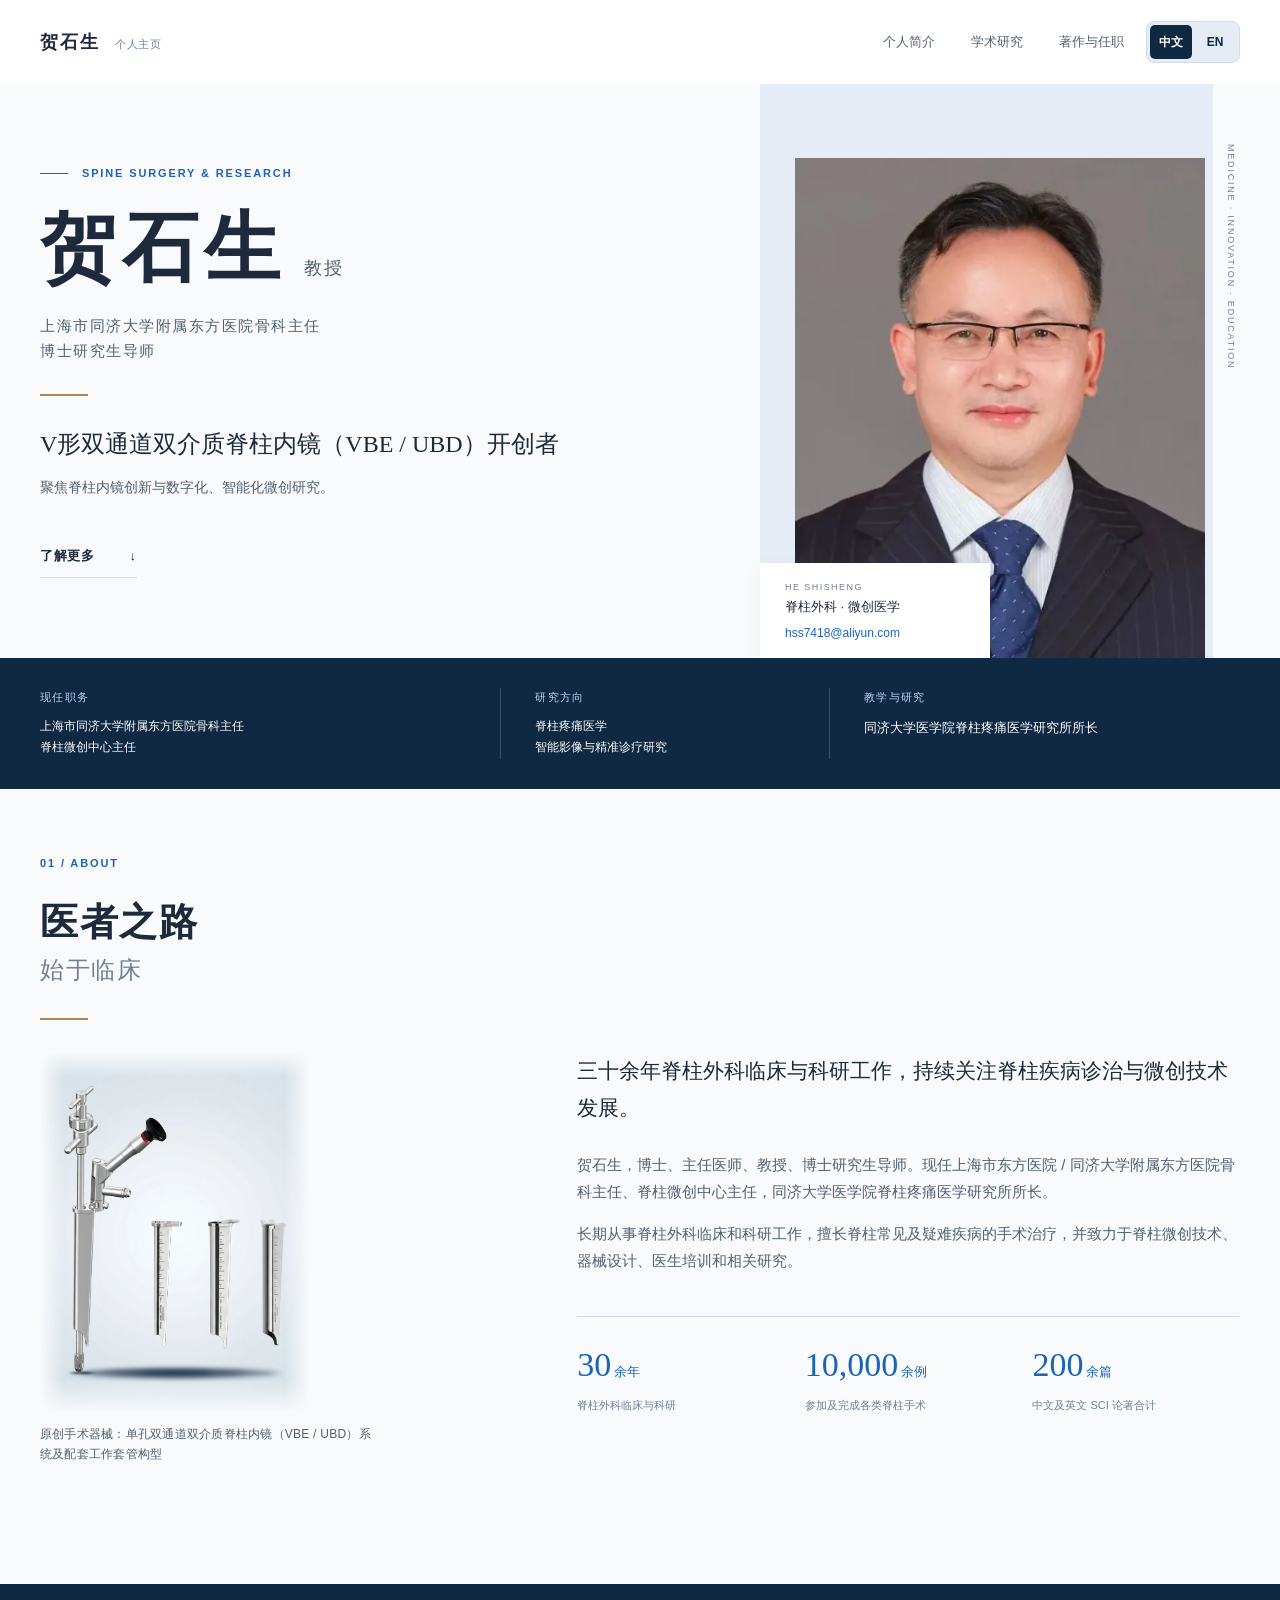
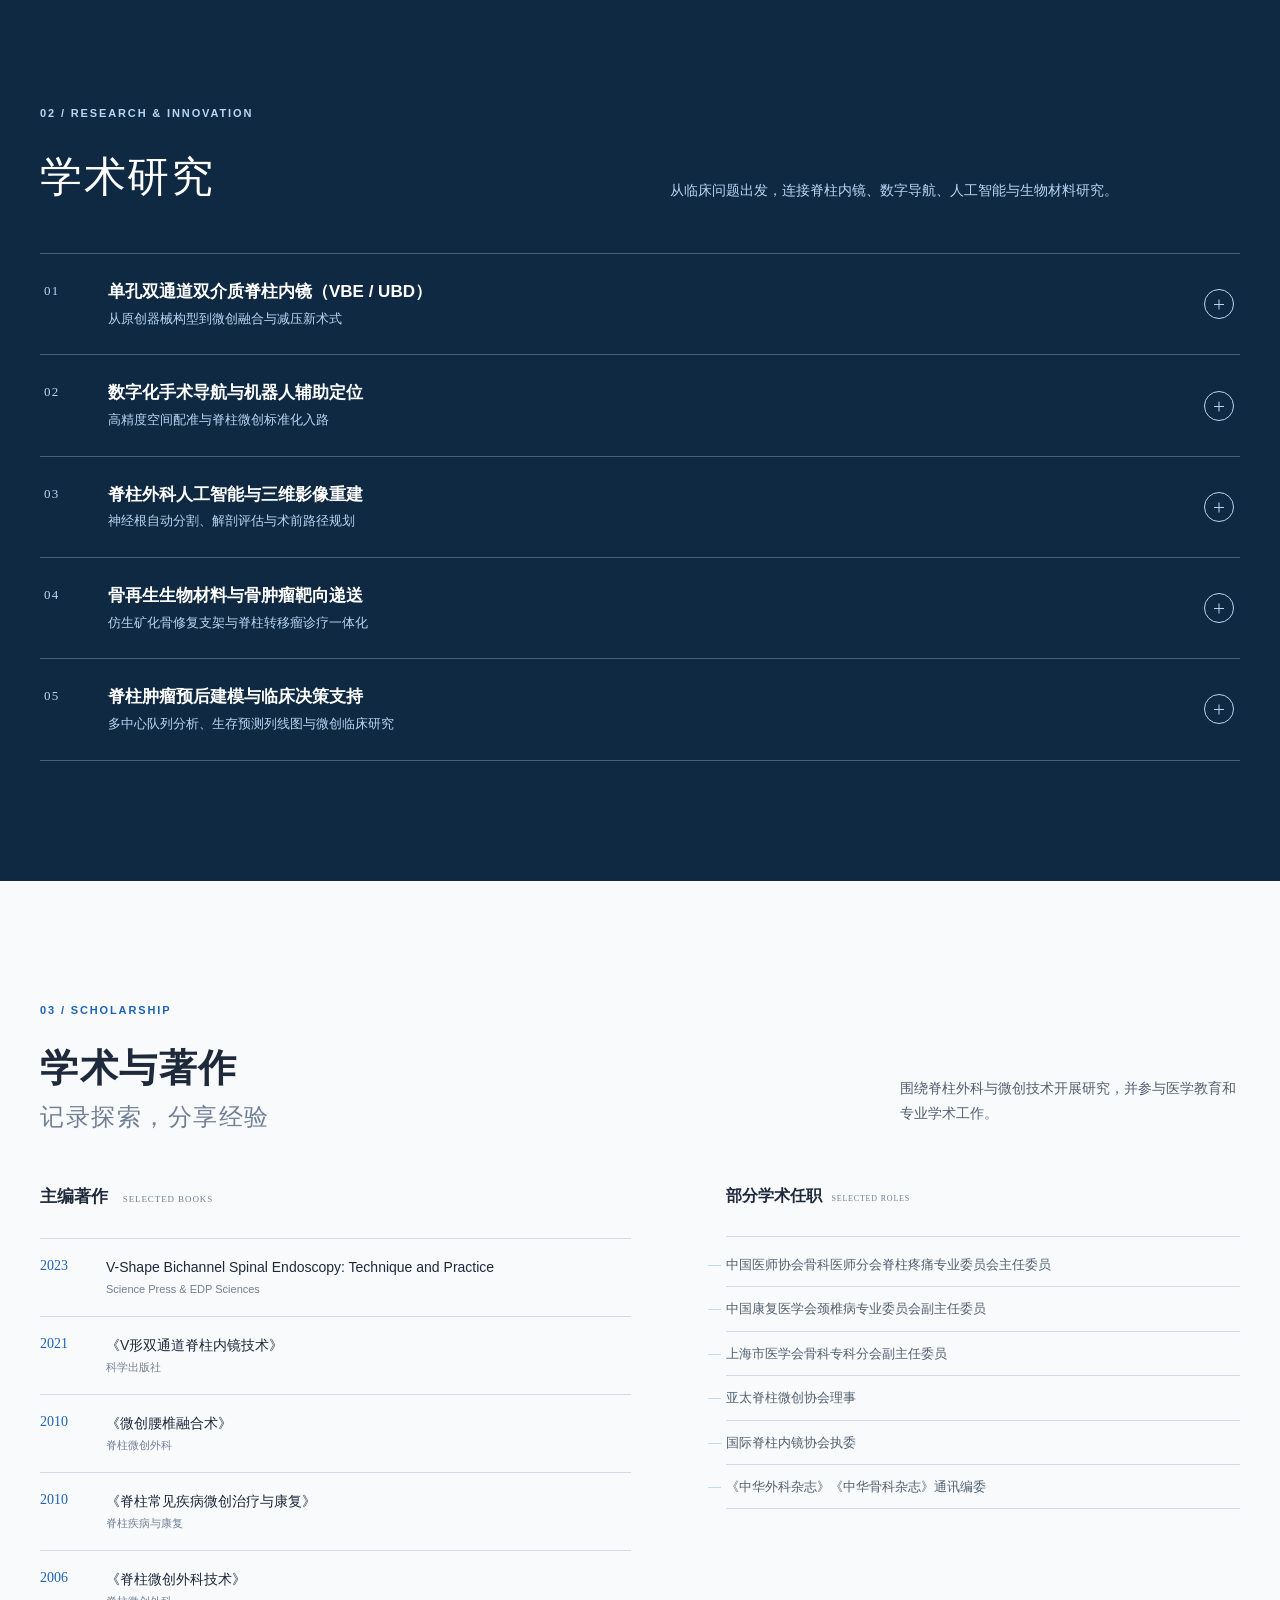
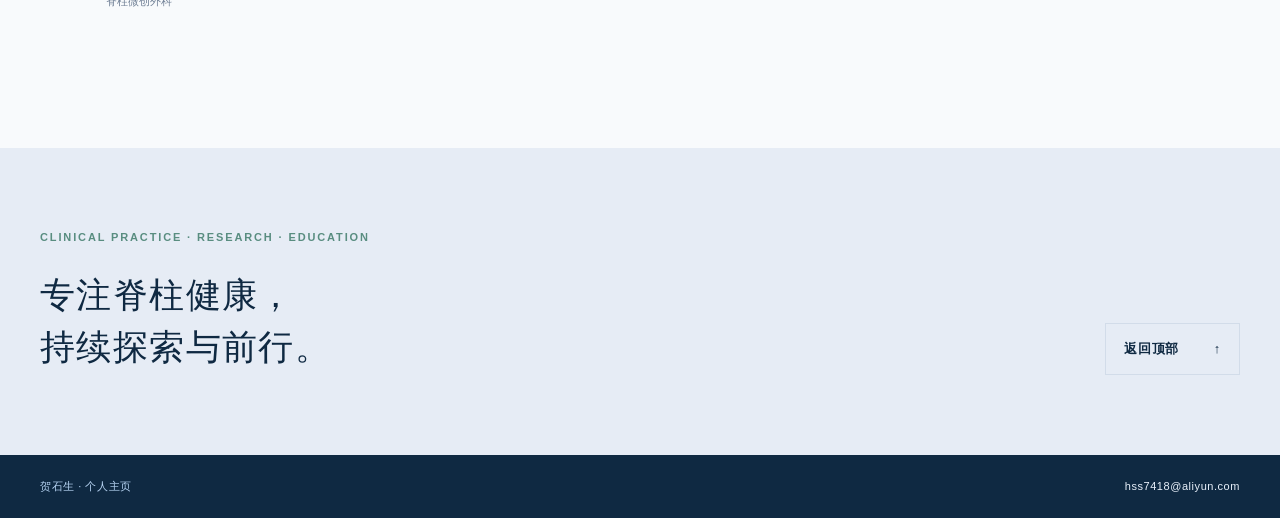
<file: index.html>
<!doctype html>
<html lang="zh-CN">
<head>
<meta charset="utf-8">
<meta name="viewport" content="width=device-width, initial-scale=1">
<meta name="description" content="贺石生教授个人主页：脊柱外科、脊柱微创技术、学术研究与著作。">
<meta name="theme-color" content="#0F2942">
<title>贺石生 | 脊柱外科 · 微创与研究</title>
<link rel="stylesheet" href="./style.css">
<link rel="alternate" hreflang="zh-CN" href="./index.html">
<link rel="alternate" hreflang="en" href="./en/index.html">
</head>
<body>
<a class="skip" href="#main">跳至正文</a>
<header class="topbar"><div class="wrap nav"><a class="brand" href="#top" aria-label="贺石生个人主页"><span>贺石生 <small>个人主页</small></span></a><nav aria-label="页面导航"><a href="#about">个人简介</a><a href="#research">学术研究</a><a href="#publications">著作与任职</a></nav><div class="language-switch" aria-label="语言选择"><span lang="zh-CN" aria-current="page">中文</span><a href="./en/index.html" lang="en" hreflang="en" data-language-link>EN</a></div></div></header>
<main id="main">
<section id="top" class="hero"><div class="wrap hero-grid"><div class="hero-copy"><p class="eyebrow"><span></span> SPINE SURGERY &amp; RESEARCH</p><h1>贺石生<span>教授</span></h1><p class="credentials">上海市同济大学附属东方医院骨科主任<br>博士研究生导师</p><div class="hero-rule"></div><p class="hero-intro">V形双通道双介质脊柱内镜（VBE / UBD）开创者</p><p class="hero-desc">聚焦脊柱内镜创新与数字化、智能化微创研究。</p><div class="hero-actions"><a class="button text-button" href="#about">了解更多 <span>↓</span></a></div></div><div class="hero-visual"><div class="portrait-frame"><img src="./assets/portrait.png" alt="贺石生教授肖像"></div><div class="portrait-label"><span>HE SHISHENG</span><strong>脊柱外科 · 微创医学</strong><span class="portrait-email">hss7418@aliyun.com</span></div><span class="vertical-text" aria-hidden="true">MEDICINE · INNOVATION · EDUCATION</span></div></div></section>
<div class="identity-strip"><div class="wrap strip-grid"><div><span>现任职务</span><strong>上海市同济大学附属东方医院骨科主任<br>脊柱微创中心主任</strong></div><div><span>研究方向</span><strong>脊柱疼痛医学<br>智能影像与精准诊疗研究</strong></div><div><span>教学与研究</span><strong>同济大学医学院脊柱疼痛医学研究所所长</strong></div></div></div>
<section id="about" class="section about"><div class="wrap split"><div class="section-aside"><div class="about-heading"><p class="section-number">01 / ABOUT</p><h2>医者之路<span>始于临床</span></h2><div class="short-line"></div></div><figure class="about-figure"><img src="./assets/vbe-system.png" alt="原创手术器械：单孔双通道双介质脊柱内镜（VBE / UBD）系统及配套工作套管构型" loading="lazy"><figcaption>原创手术器械：单孔双通道双介质脊柱内镜（VBE / UBD）系统及配套工作套管构型</figcaption></figure></div><div class="section-content"><p class="lead">三十余年脊柱外科临床与科研工作，持续关注脊柱疾病诊治与微创技术发展。</p><p>贺石生，博士、主任医师、教授、博士研究生导师。现任上海市东方医院 / 同济大学附属东方医院骨科主任、脊柱微创中心主任，同济大学医学院脊柱疼痛医学研究所所长。</p><p>长期从事脊柱外科临床和科研工作，擅长脊柱常见及疑难疾病的手术治疗，并致力于脊柱微创技术、器械设计、医生培训和相关研究。</p><div class="stat-row"><div><strong>30<span>余年</span></strong><small>脊柱外科临床与科研</small></div><div><strong>10,000<span>余例</span></strong><small>参加及完成各类脊柱手术</small></div><div><strong>200<span>余篇</span></strong><small>中文及英文 SCI 论著合计</small></div></div></div></div></section>
<section id="research" class="section research"><div class="wrap"><div class="research-overview-head"><div><p class="section-number light">02 / RESEARCH &amp; INNOVATION</p><h2>学术研究</h2></div><p>从临床问题出发，连接脊柱内镜、数字导航、人工智能与生物材料研究。</p></div><div class="research-accordion"><details class="research-toggle" id="research-vbe"><summary><span class="toggle-number">01</span><span class="toggle-heading"><strong>单孔双通道双介质脊柱内镜（VBE / UBD）</strong><span>从原创器械构型到微创融合与减压新术式</span></span><span class="toggle-icon" aria-hidden="true"></span></summary><div class="toggle-content"><div class="toggle-intro"><h3>单孔双通道双介质脊柱内镜（VBE / UBD）</h3><p class="toggle-subtitle">从中国原创器械构型到复杂脊柱微创的临床转化</p><p class="toggle-lead">针对传统单通道脊柱内镜在复杂减压与融合手术中“器械同轴干扰”及单一介质视野受限的临床痛点，团队在国际上首次提出并研发了单孔双通道双介质脊柱内镜系统，构建了涵盖原创器械定型、标准化微创术式及中英文专著体系的完整临床方案。</p></div><div class="toggle-sections"><article><p class="toggle-kicker">01 / 技术原理与术式创新</p><h3>双通道解耦与水/气双介质协同</h3><p>VBE/UBD 系统在单一微创切口内构建了相互独立的观察通道与操作通道，消除了传统单孔内镜的操作自由度限制，并支持术中水介质与空气介质的自由切换——兼顾水下高清止血减压与空气下高效植骨融合。基于该平台，团队系统建立了微创经椎间孔腰椎椎体间融合术（UBD-TLIF）及经椎弓根硬膜前方减压术（UBD-TADD）等系列术式，并主编出版了中英文专著（科学出版社，2021；Springer，2023）。</p></article><article><p class="toggle-kicker">02 / 临床循证与转化进展</p><h3>疗效验证与多国临床推广</h3><p>系列临床对照研究（包括 VBE-TLIF 与传统 MIS-TLIF 的对比队列）证实，该技术在取得同等确切椎间融合率与远期功能改善的基础上，进一步降低了微创入路创伤并优化了术后早期恢复指标。目前，该原创内镜系统已完成产业化转化并推广至国内外多家医疗中心，正进一步开展多中心前瞻性临床循证研究。</p></article></div><div class="toggle-publications"><p class="toggle-kicker">03 / 代表性文献</p><ul class="accordion-papers"><li><span class="accordion-paper-meta">European Spine Journal · 2023</span><h3>Gong H, et al. Minimally invasive transforaminal lumbar interbody fusion by a novel two-medium compatible bichannel endoscopy system: technique note and preliminary clinical results.</h3><p>DOI: 10.1007/s00586-023-07746-w</p><a href="https://pubmed.ncbi.nlm.nih.gov/37160442/" target="_blank" rel="noopener noreferrer">查看文献 ↗</a></li><li><span class="accordion-paper-meta">Orthopaedic Surgery · 2021</span><h3>Zhou Z, et al. Original Designed Uniportal-Bichannel Spinal Endoscopic System (UBiSES) for Foraminoplasty in Percutaneous Endoscopic Transforaminal Discectomy.</h3><p>DOI: 10.1111/os.13050</p><a href="https://doi.org/10.1111/os.13050" target="_blank" rel="noopener noreferrer">查看文献 ↗</a></li><li><span class="accordion-paper-meta">Science Press &amp; EDP Sciences · 2023</span><h3>He S, ed. V-Shape Bichannel Spinal Endoscopy: Technique and Practice.</h3><p>DOI: 10.1051/978-2-7598-2907-1</p><a href="https://doi.org/10.1051/978-2-7598-2907-1" target="_blank" rel="noopener noreferrer">查看文献 ↗</a></li><li><span class="accordion-paper-meta">European Spine Journal · 2024</span><h3>Wu X, et al. Comparison of the clinical outcomes of VBE-TLIF versus MIS-TLIF for single-level degenerative lumbar diseases.</h3><p>DOI: 10.1007/s00586-023-08096-3</p><a href="https://pubmed.ncbi.nlm.nih.gov/38347273/" target="_blank" rel="noopener noreferrer">查看文献 ↗</a></li></ul></div></div></details><details class="research-toggle" id="research-navigation"><summary><span class="toggle-number">02</span><span class="toggle-heading"><strong>数字化手术导航与机器人辅助定位</strong><span>高精度空间配准与脊柱微创标准化入路</span></span><span class="toggle-icon" aria-hidden="true"></span></summary><div class="toggle-content"><div class="toggle-intro"><h3>数字化导航与机器人辅助脊柱微创</h3><p class="toggle-subtitle">高精度空间配准与复杂脊柱手术的标准化路径</p><p class="toggle-lead">围绕重度脊柱退变、畸形及翻修手术中解剖标志不清、穿刺学习曲线陡峭的临床难题，团队将微型光学/电磁导航及骨科手术机器人与原创脊柱内镜深度融合，推动脊柱微创手术向“可视化、可规划、可复制”演进。</p></div><div class="toggle-sections"><article><p class="toggle-kicker">01 / 核心架构</p><h3>“内镜直视 + 三维实时导航”双模融合</h3><p>传统微创穿刺高度依赖术者空间经验与反复 X 线透视。团队构建了微型手术导航定位设备与 UBD 内镜的协同工作流，通过术前与术中影像三维配准，为术者提供实时器械轨迹追踪与深部神经血管结构预警，实现毫米级精度的靶向穿刺与椎弓根螺钉置入。</p></article><article><p class="toggle-kicker">02 / 临床价值</p><h3>降低辐射暴露与缩短学习曲线</h3><p>临床评估数据显示，导航与机器人辅助系统在保证减压充分度与置钉安全性的同时，显著减少了术中 X 线透视次数与穿刺调整时间，有效降低了神经根损伤风险，并显著缩短了青年医师掌握高难度脊柱内镜技术的学习周期。</p></article></div><div class="toggle-publications"><p class="toggle-kicker">03 / 代表性文献</p><ul class="accordion-papers"><li><span class="accordion-paper-meta">World Neurosurgery · 2018</span><h3>Zhao Y, et al. Guided Punctures with Ultrasound Volume Navigation in Percutaneous Transforaminal Endoscopic Discectomy: A Technical Note.</h3><p>DOI: 10.1016/j.wneu.2018.07.185</p><a href="https://pubmed.ncbi.nlm.nih.gov/30071330/" target="_blank" rel="noopener noreferrer">查看文献 ↗</a></li><li><span class="accordion-paper-meta">Pain Physician · 2016</span><h3>Fan G, et al. Lower Learning Difficulty and Fluoroscopy Reduction of Transforaminal Percutaneous Endoscopic Lumbar Discectomy with an Accurate Preoperative Location Method.</h3><p>DOI: 10.36076/ppj/2016.19.e1123</p><a href="https://pubmed.ncbi.nlm.nih.gov/27906942/" target="_blank" rel="noopener noreferrer">查看文献 ↗</a></li></ul></div></div></details><details class="research-toggle" id="research-imaging"><summary><span class="toggle-number">03</span><span class="toggle-heading"><strong>脊柱外科人工智能与三维影像重建</strong><span>神经根自动分割、解剖评估与术前路径规划</span></span><span class="toggle-icon" aria-hidden="true"></span></summary><div class="toggle-content"><div class="toggle-intro"><h3>脊柱外科人工智能与三维影像分析</h3><p class="toggle-subtitle">神经根高精度自动分割与术前量化路径规划</p><p class="toggle-lead">针对脊柱 MRI/CT 影像中腰骶神经根与周围软组织边界模糊、术前手术难度缺乏客观量化标准的痛点，团队开发了面向脊柱微创的深度学习分割与术前决策算法，服务于个性化手术规划与神经保护。</p></div><div class="toggle-sections"><article><p class="toggle-kicker">01 / 算法突破</p><h3>少样本与半监督腰骶神经根三维分割</h3><p>针对临床高质量像素级标注样本稀缺的瓶颈，团队引入并改进了半监督与少样本生成对抗网络（Semi-cGAN / Fewshot-GAN）架构，实现了对 L4–S1 腰骶神经根、椎间盘及周围骨性通道的高精度自动三维重建，在术前清晰呈现神经根受压形态与变异走形。</p></article><article><p class="toggle-kicker">02 / 临床决策</p><h3>经皮内镜手术难度预测与最优入路规划</h3><p>基于三维重建提取的解剖几何参数（如髂嵴高度、椎间孔狭窄程度及横突形态），团队构建了机器学习预测模型，可在术前自动量化评估 L5/S1 等高难度节段经皮内镜椎间盘切除术（PETD）的穿刺难度，并辅助生成最优工作套管置入路径。</p></article></div><div class="toggle-publications"><p class="toggle-kicker">03 / 代表性文献</p><ul class="accordion-papers"><li><span class="accordion-paper-meta">AJNR · 2019</span><h3>Fan G, et al. Deep Learning–Based Automatic Segmentation of Lumbosacral Nerves on CT for Spinal Intervention: A Translational Study.</h3><p>DOI: 10.3174/ajnr.A6070</p><a href="https://pmc.ncbi.nlm.nih.gov/articles/PMC6746413/" target="_blank" rel="noopener noreferrer">查看文献 ↗</a></li><li><span class="accordion-paper-meta">International Journal of Surgery · 2020</span><h3>Fan G, et al. Deep learning-based lumbosacral reconstruction for difficulty prediction of percutaneous endoscopic transforaminal discectomy at L5/S1 level: A retrospective cohort study.</h3><p>DOI: 10.1016/j.ijsu.2020.08.036</p><a href="https://pubmed.ncbi.nlm.nih.gov/32882401/" target="_blank" rel="noopener noreferrer">查看文献 ↗</a></li><li><span class="accordion-paper-meta">CSI@MICCAI conference proceedings · 2020</span><h3>Liu H, et al. Semi-supervised Semantic Segmentation of Multiple Lumbosacral Structures on CT.</h3><p>DOI: 10.1007/978-3-030-39752-4_5</p><a href="https://doi.org/10.1007/978-3-030-39752-4_5" target="_blank" rel="noopener noreferrer">查看文献 ↗</a></li></ul></div></div></details><details class="research-toggle" id="research-materials"><summary><span class="toggle-number">04</span><span class="toggle-heading"><strong>骨再生生物材料与骨肿瘤靶向递送</strong><span>仿生矿化骨修复支架与脊柱转移瘤诊疗一体化</span></span><span class="toggle-icon" aria-hidden="true"></span></summary><div class="toggle-content"><div class="toggle-intro"><h3>骨再生生物材料与骨肿瘤靶向递送</h3><p class="toggle-subtitle">仿生矿化骨修复支架与脊柱转移瘤诊疗一体化载体</p><p class="toggle-lead">围绕脊柱融合术后骨缺损修复与恶性骨肿瘤/脊柱转移瘤精准治疗两大临床挑战，团队开展深度医工交叉研究，研发具有生物矿化活性的骨修复材料及骨靶向高分子纳米递送系统。</p></div><div class="toggle-sections"><article><p class="toggle-kicker">01 / 骨组织工程</p><h3>生物矿化酶启发的仿生骨再生支架</h3><p>受天然骨组织生物矿化微环境启发，团队设计了负载碱性磷酸酶（ALP）及仿生矿化纳米颗粒的复合水凝胶与多孔支架材料。该体系能够在缺损局部高效诱导羟基磷灰石沉积与成骨分化，并促进早期血管化，旨在加速脊柱椎间融合与大段骨缺损修复。</p></article><article><p class="toggle-kicker">02 / 肿瘤靶向治疗</p><h3>骨亲和聚合物囊泡与诊疗一体化</h3><p>针对脊柱溶骨性转移瘤药物局部浓度低、骨破坏难以逆转的难题，团队合成了表面修饰双膦酸盐或天冬氨酸寡肽等骨亲和基团的聚合物囊泡载体，实现化疗药物与基因治疗核酸向骨病灶的高效靶向富集，兼具成像示踪、肿瘤杀伤与破骨抑制多重功能。</p></article></div><div class="toggle-publications"><p class="toggle-kicker">03 / 代表性文献</p><ul class="accordion-papers"><li><span class="accordion-paper-meta">Biomaterials · 2021</span><h3>Zhou X, et al. Bone-targeting polymer vesicles for simultaneous imaging and effective malignant bone tumor treatment.</h3><p>DOI: 10.1016/j.biomaterials.2020.120345</p><a href="https://pubmed.ncbi.nlm.nih.gov/33172607/" target="_blank" rel="noopener noreferrer">查看文献 ↗</a></li><li><span class="accordion-paper-meta">ACS Nano · 2025</span><h3>Li Z, et al. Bone-Targeting Nucleic Acid Delivery Polymer Vector for Effective Therapy of Bone Metastasis.</h3><p>DOI: 10.1021/acsnano.5c04743</p><a href="https://pubmed.ncbi.nlm.nih.gov/40272903/" target="_blank" rel="noopener noreferrer">查看文献 ↗</a></li><li><span class="accordion-paper-meta">ACS Applied Materials &amp; Interfaces · 2022</span><h3>Zhou Z, et al. Mineralized Enzyme-Based Biomaterials with Superior Bioactivities for Bone Regeneration.</h3><p>DOI: 10.1021/acsami.2c05794</p><a href="https://pubmed.ncbi.nlm.nih.gov/35929013/" target="_blank" rel="noopener noreferrer">查看文献 ↗</a></li></ul></div></div></details><details class="research-toggle" id="research-other"><summary><span class="toggle-number">05</span><span class="toggle-heading"><strong>脊柱肿瘤预后建模与临床决策支持</strong><span>多中心队列分析、生存预测列线图与微创临床研究</span></span><span class="toggle-icon" aria-hidden="true"></span></summary><div class="toggle-content"><div class="toggle-intro"><h3>脊柱肿瘤预后评估与临床循证研究</h3><p class="toggle-subtitle">罕见脊柱肿瘤风险分层模型与临床决策工具</p><p class="toggle-lead">针对脊柱原发及转移性肿瘤临床异质性强、缺乏个体化预后评估工具的现状，团队依托大样本临床队列与统计建模方法，构建高精度生存预测模型与临床在线决策工具，辅助制定个体化外科与综合治疗方案。</p></div><div class="toggle-sections"><article><p class="toggle-kicker">01 / 预后建模</p><h3>脊柱肿瘤列线图（Nomogram）与在线计算器</h3><p>围绕骨孤立性浆细胞瘤等脊柱肿瘤患者，团队系统整合人口学特征、肿瘤解剖部位、病理分级及治疗模式等多维变量，构建并验证了多因素预后列线图及可视化在线预测工具，实现了对患者总生存率与疾病特异性生存率的个体化量化评估。</p></article><article><p class="toggle-kicker">02 / 循证转化</p><h3>脊柱退变与微创外科的临床结局研究</h3><p>结合三十余年万余例脊柱手术临床积累，团队持续开展脊柱退行性疾病、脊柱疼痛微创介入及围手术期快速康复（ERAS）的临床队列分析与多中心共识制定，为脊柱微创技术的规范化临床应用提供循证依据。</p></article></div><div class="toggle-publications"><p class="toggle-kicker">03 / 代表性文献</p><ul class="accordion-papers"><li><span class="accordion-paper-meta">Spine · 2023</span><h3>Yang S, et al. Novel Nomograms and Web-Based Tools Predicting Overall Survival and Cancer-specific Survival of Solitary Plasmacytoma of the Spine.</h3><p>DOI: 10.1097/BRS.0000000000004679</p><a href="https://pubmed.ncbi.nlm.nih.gov/37036328/" target="_blank" rel="noopener noreferrer">查看文献 ↗</a></li></ul></div></div></details></div></div></section>
<section id="publications" class="section publications"><div class="wrap"><div class="section-head"><div><p class="section-number">03 / SCHOLARSHIP</p><h2>学术与著作<span>记录探索，分享经验</span></h2></div><p>围绕脊柱外科与微创技术开展研究，并参与医学教育和专业学术工作。</p></div><div class="scholar-grid"><div><h3 class="subhead">主编著作 <span>SELECTED BOOKS</span></h3><div class="book"><span>2023</span><div><strong>V-Shape Bichannel Spinal Endoscopy: Technique and Practice</strong><small>Science Press &amp; EDP Sciences</small></div></div><div class="book"><span>2021</span><div><strong>《V形双通道脊柱内镜技术》</strong><small>科学出版社</small></div></div><div class="book"><span>2010</span><div><strong>《微创腰椎融合术》</strong><small>脊柱微创外科</small></div></div><div class="book"><span>2010</span><div><strong>《脊柱常见疾病微创治疗与康复》</strong><small>脊柱疾病与康复</small></div></div><div class="book"><span>2006</span><div><strong>《脊柱微创外科技术》</strong><small>脊柱微创外科</small></div></div></div><div class="roles"><h3 class="subhead">部分学术任职 <span>SELECTED ROLES</span></h3><ul><li>中国医师协会骨科医师分会脊柱疼痛专业委员会主任委员</li><li>中国康复医学会颈椎病专业委员会副主任委员</li><li>上海市医学会骨科专科分会副主任委员</li><li>亚太脊柱微创协会理事</li><li>国际脊柱内镜协会执委</li><li>《中华外科杂志》《中华骨科杂志》通讯编委</li></ul></div></div></div></section>
<section class="closing"><div class="wrap closing-inner"><div><p class="section-number light">CLINICAL PRACTICE · RESEARCH · EDUCATION</p><h2>专注脊柱健康，<br>持续探索与前行。</h2></div><a href="#top" class="outline-button">返回顶部 <span>↑</span></a></div></section>
</main><footer><div class="wrap footer-inner"><span>贺石生 · 个人主页</span><span>hss7418@aliyun.com</span></div></footer>
<script src="./language-switch.js" defer></script>
</body></html>
</file>
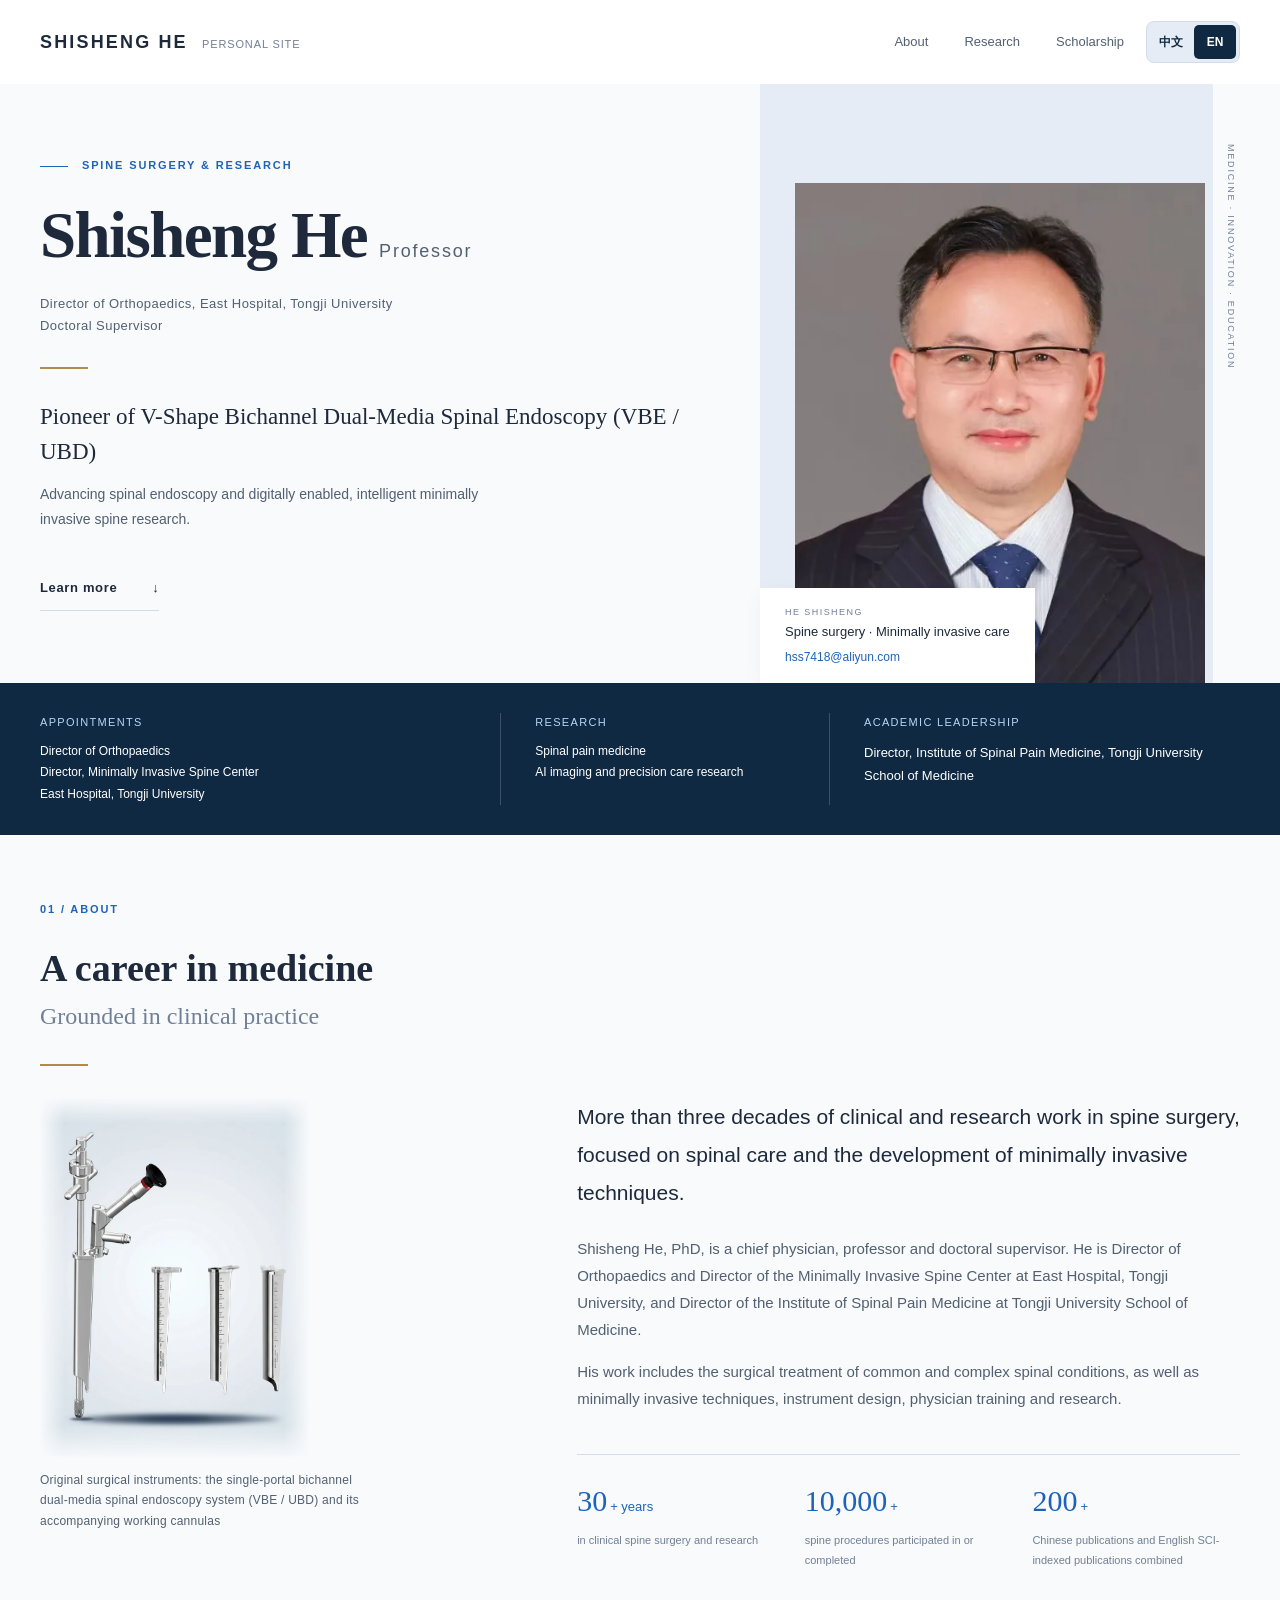
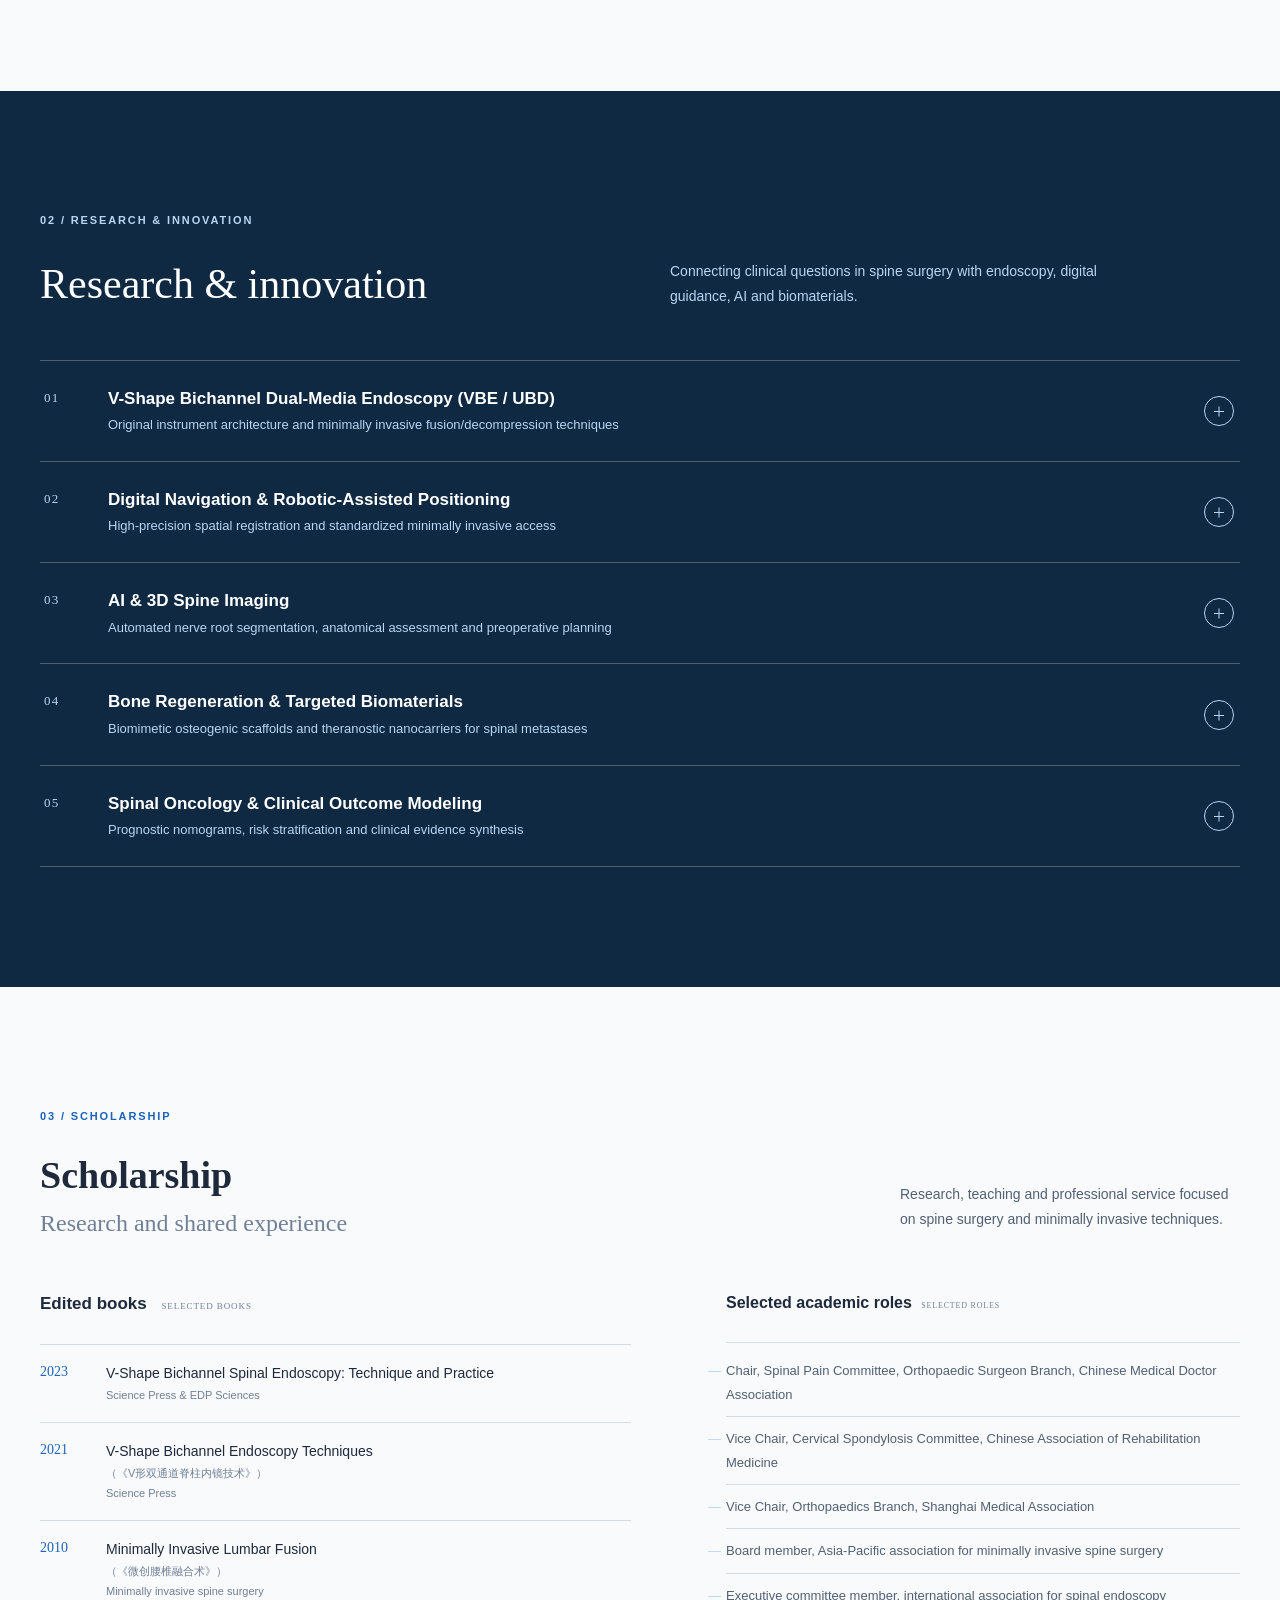
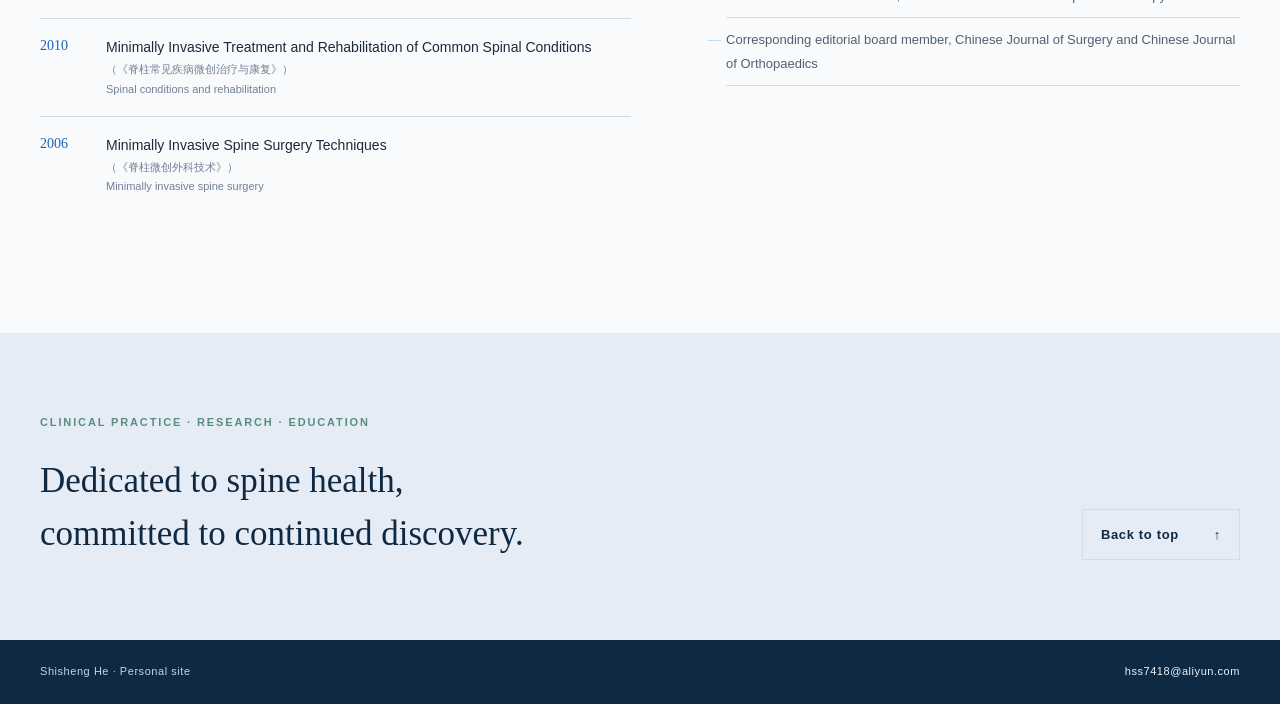
<file: en/index.html>
<!doctype html>
<html lang="en">
<head>
<meta charset="utf-8">
<meta name="viewport" content="width=device-width, initial-scale=1">
<meta name="description" content="Professor Shisheng He: spine surgery, minimally invasive techniques, research and publications.">
<meta name="theme-color" content="#0F2942">
<title>Shisheng He | Spine Surgery and Research</title>
<link rel="stylesheet" href="../style.css">
<link rel="alternate" hreflang="zh-CN" href="../index.html">
<link rel="alternate" hreflang="en" href="./index.html">
</head>
<body>
<a class="skip" href="#main">Skip to main content</a>
<header class="topbar"><div class="wrap nav"><a class="brand" href="#top" aria-label="Shisheng He home"><span>SHISHENG HE <small>PERSONAL SITE</small></span></a><nav aria-label="Main navigation"><a href="#about">About</a><a href="#research">Research</a><a href="#publications">Scholarship</a></nav><div class="language-switch" aria-label="Language"><a href="../index.html" lang="zh-CN" hreflang="zh-CN" data-language-link>中文</a><span lang="en" aria-current="page">EN</span></div></div></header>
<main id="main">
<section id="top" class="hero"><div class="wrap hero-grid"><div class="hero-copy"><p class="eyebrow"><span></span> SPINE SURGERY &amp; RESEARCH</p><h1>Shisheng He<span>Professor</span></h1><p class="credentials">Director of Orthopaedics, East Hospital, Tongji University<br>Doctoral Supervisor</p><div class="hero-rule"></div><p class="hero-intro">Pioneer of V-Shape Bichannel Dual-Media Spinal Endoscopy (VBE / UBD)</p><p class="hero-desc">Advancing spinal endoscopy and digitally enabled, intelligent minimally invasive spine research.</p><div class="hero-actions"><a class="button text-button" href="#about">Learn more <span>↓</span></a></div></div><div class="hero-visual"><div class="portrait-frame"><img src="../assets/portrait.png" alt="Portrait of Professor Shisheng He"></div><div class="portrait-label"><span>HE SHISHENG</span><strong>Spine surgery · Minimally invasive care</strong><span class="portrait-email">hss7418@aliyun.com</span></div><span class="vertical-text" aria-hidden="true">MEDICINE · INNOVATION · EDUCATION</span></div></div></section>
<div class="identity-strip"><div class="wrap strip-grid"><div><span>APPOINTMENTS</span><strong>Director of Orthopaedics<br>Director, Minimally Invasive Spine Center<br>East Hospital, Tongji University</strong></div><div><span>RESEARCH</span><strong>Spinal pain medicine<br>AI imaging and precision care research</strong></div><div><span>ACADEMIC LEADERSHIP</span><strong>Director, Institute of Spinal Pain Medicine, Tongji University School of Medicine</strong></div></div></div>
<section id="about" class="section about"><div class="wrap split"><div class="section-aside"><div class="about-heading"><p class="section-number">01 / ABOUT</p><h2>A career in medicine<span>Grounded in clinical practice</span></h2><div class="short-line"></div></div><figure class="about-figure"><img src="../assets/vbe-system.png" alt="Original surgical instruments: the single-portal bichannel dual-media spinal endoscopy system (VBE / UBD) and its accompanying working cannulas" loading="lazy"><figcaption>Original surgical instruments: the single-portal bichannel dual-media spinal endoscopy system (VBE / UBD) and its accompanying working cannulas</figcaption></figure></div><div class="section-content"><p class="lead">More than three decades of clinical and research work in spine surgery, focused on spinal care and the development of minimally invasive techniques.</p><p>Shisheng He, PhD, is a chief physician, professor and doctoral supervisor. He is Director of Orthopaedics and Director of the Minimally Invasive Spine Center at East Hospital, Tongji University, and Director of the Institute of Spinal Pain Medicine at Tongji University School of Medicine.</p><p>His work includes the surgical treatment of common and complex spinal conditions, as well as minimally invasive techniques, instrument design, physician training and research.</p><div class="stat-row"><div><strong>30<span>+ years</span></strong><small>in clinical spine surgery and research</small></div><div><strong>10,000<span>+</span></strong><small>spine procedures participated in or completed</small></div><div><strong>200<span>+</span></strong><small>Chinese publications and English SCI-indexed publications combined</small></div></div></div></div></section>
<section id="research" class="section research"><div class="wrap"><div class="research-overview-head"><div><p class="section-number light">02 / RESEARCH &amp; INNOVATION</p><h2>Research & innovation</h2></div><p>Connecting clinical questions in spine surgery with endoscopy, digital guidance, AI and biomaterials.</p></div><div class="research-accordion"><details class="research-toggle" id="research-vbe"><summary><span class="toggle-number">01</span><span class="toggle-heading"><strong>V-Shape Bichannel Dual-Media Endoscopy (VBE / UBD)</strong><span>Original instrument architecture and minimally invasive fusion/decompression techniques</span></span><span class="toggle-icon" aria-hidden="true"></span></summary><div class="toggle-content"><div class="toggle-intro"><h3>V-Shape Bichannel Dual-Media Spinal Endoscopy (VBE / UBD)</h3><p class="toggle-subtitle">From original instrument architecture to clinical translation in complex minimally invasive spine surgery</p><p class="toggle-lead">Addressing the coaxial instrument interference and single-medium visibility constraints of conventional uniportal endoscopes, our team pioneered the V-shape bichannel dual-media spinal endoscopy system—establishing an integrated clinical paradigm spanning proprietary instrument design, standardized surgical approaches, and dedicated monographs.</p></div><div class="toggle-sections"><article><p class="toggle-kicker">01 / TECHNICAL ARCHITECTURE</p><h3>Bichannel Decoupling &amp; Water/Air Dual-Media Synergy</h3><p>The VBE/UBD platform integrates independent optical and working channels within a single minimally invasive incision, restoring multi-angle instrument maneuverability. Its seamless intraoperative switching between saline irrigation and air media combines clear underwater hemostatic decompression with efficient dry-field bone grafting and fusion. Built on this platform, we established standardized procedures including UBD-TLIF and transpedicular anterior dural decompression (UBD-TADD), documented in our Chinese (Science Press, 2021) and English (Springer, 2023) monographs.</p></article><article><p class="toggle-kicker">02 / CLINICAL TRANSLATION</p><h3>Evidence-Based Validation &amp; Global Adoption</h3><p>Comparative clinical cohorts (evaluating VBE-TLIF against conventional MIS-TLIF) demonstrate equivalent long-term fusion rates and patient satisfaction alongside reduced soft-tissue trauma and improved early postoperative recovery metrics. Translated into certified clinical devices and adopted across domestic and international centers, the system is currently undergoing multicenter prospective trials.</p></article></div><div class="toggle-publications"><p class="toggle-kicker">03 / SELECTED PUBLICATIONS</p><ul class="accordion-papers"><li><span class="accordion-paper-meta">European Spine Journal · 2023</span><h3>Gong H, et al. Minimally invasive transforaminal lumbar interbody fusion by a novel two-medium compatible bichannel endoscopy system: technique note and preliminary clinical results.</h3><p>DOI: 10.1007/s00586-023-07746-w</p><a href="https://pubmed.ncbi.nlm.nih.gov/37160442/" target="_blank" rel="noopener noreferrer">Read publication ↗</a></li><li><span class="accordion-paper-meta">Orthopaedic Surgery · 2021</span><h3>Zhou Z, et al. Original Designed Uniportal-Bichannel Spinal Endoscopic System (UBiSES) for Foraminoplasty in Percutaneous Endoscopic Transforaminal Discectomy.</h3><p>DOI: 10.1111/os.13050</p><a href="https://doi.org/10.1111/os.13050" target="_blank" rel="noopener noreferrer">Read publication ↗</a></li><li><span class="accordion-paper-meta">Science Press &amp; EDP Sciences · 2023</span><h3>He S, ed. V-Shape Bichannel Spinal Endoscopy: Technique and Practice.</h3><p>DOI: 10.1051/978-2-7598-2907-1</p><a href="https://doi.org/10.1051/978-2-7598-2907-1" target="_blank" rel="noopener noreferrer">Read publication ↗</a></li><li><span class="accordion-paper-meta">European Spine Journal · 2024</span><h3>Wu X, et al. Comparison of the clinical outcomes of VBE-TLIF versus MIS-TLIF for single-level degenerative lumbar diseases.</h3><p>DOI: 10.1007/s00586-023-08096-3</p><a href="https://pubmed.ncbi.nlm.nih.gov/38347273/" target="_blank" rel="noopener noreferrer">Read publication ↗</a></li></ul></div></div></details><details class="research-toggle" id="research-navigation"><summary><span class="toggle-number">02</span><span class="toggle-heading"><strong>Digital Navigation &amp; Robotic-Assisted Positioning</strong><span>High-precision spatial registration and standardized minimally invasive access</span></span><span class="toggle-icon" aria-hidden="true"></span></summary><div class="toggle-content"><div class="toggle-intro"><h3>Digital Navigation &amp; Robotic-Assisted Spine Surgery</h3><p class="toggle-subtitle">High-precision spatial registration and standardized minimally invasive workflows</p><p class="toggle-lead">To overcome obscured anatomical landmarks and steep learning curves in severe degenerative deformities and revision spine procedures, we integrate miniature optical/electromagnetic navigation and surgical robotics with spinal endoscopy—transforming complex interventions into plannable, reproducible workflows.</p></div><div class="toggle-sections"><article><p class="toggle-kicker">01 / SYSTEM INTEGRATION</p><h3>Dual-Mode Endoscopic Visualization &amp; Real-Time 3D Tracking</h3><p>Conventional percutaneous targeting relies heavily on surgeon experience and repeated fluoroscopy. By coupling miniature surgical navigation systems with VBE/UBD endoscopy via intraoperative 3D image registration, our workflow provides real-time instrument trajectory tracking and boundary alerts around critical neurovascular structures, enabling sub-millimeter targeting accuracy.</p></article><article><p class="toggle-kicker">02 / CLINICAL IMPACT</p><h3>Reduced Radiation Exposure &amp; Accelerated Learning Curves</h3><p>Clinical evaluations confirm that navigation- and robotic-assisted guidance maintains high decompression adequacy and pedicle screw accuracy while substantially reducing intraoperative fluoroscopy exposure, puncture adjustments, and neurovascular complication risks—significantly shortening the training curve for complex endoscopic procedures.</p></article></div><div class="toggle-publications"><p class="toggle-kicker">03 / SELECTED PUBLICATIONS</p><ul class="accordion-papers"><li><span class="accordion-paper-meta">World Neurosurgery · 2018</span><h3>Zhao Y, et al. Guided Punctures with Ultrasound Volume Navigation in Percutaneous Transforaminal Endoscopic Discectomy: A Technical Note.</h3><p>DOI: 10.1016/j.wneu.2018.07.185</p><a href="https://pubmed.ncbi.nlm.nih.gov/30071330/" target="_blank" rel="noopener noreferrer">Read publication ↗</a></li><li><span class="accordion-paper-meta">Pain Physician · 2016</span><h3>Fan G, et al. Lower Learning Difficulty and Fluoroscopy Reduction of Transforaminal Percutaneous Endoscopic Lumbar Discectomy with an Accurate Preoperative Location Method.</h3><p>DOI: 10.36076/ppj/2016.19.e1123</p><a href="https://pubmed.ncbi.nlm.nih.gov/27906942/" target="_blank" rel="noopener noreferrer">Read publication ↗</a></li></ul></div></div></details><details class="research-toggle" id="research-imaging"><summary><span class="toggle-number">03</span><span class="toggle-heading"><strong>AI &amp; 3D Spine Imaging</strong><span>Automated nerve root segmentation, anatomical assessment and preoperative planning</span></span><span class="toggle-icon" aria-hidden="true"></span></summary><div class="toggle-content"><div class="toggle-intro"><h3>Artificial Intelligence &amp; 3D Spine Imaging</h3><p class="toggle-subtitle">Automated nerve root segmentation and quantitative preoperative planning</p><p class="toggle-lead">Addressing the indistinct soft-tissue boundaries of lumbosacral nerve roots on clinical MRI/CT and the lack of objective preoperative difficulty metrics, we develop deep learning algorithms for automated 3D anatomical reconstruction and personalized surgical path planning.</p></div><div class="toggle-sections"><article><p class="toggle-kicker">01 / ALGORITHMIC INNOVATION</p><h3>Semi-Supervised &amp; Few-Shot 3D Nerve Root Segmentation</h3><p>To overcome the scarcity of voxel-level annotated medical datasets, our team developed semi-supervised and few-shot generative adversarial architectures (Semi-cGAN / Fewshot-GAN). These models achieve high-precision automated 3D segmentation and reconstruction of L4–S1 nerve roots, intervertebral discs, and bony corridors, delineating nerve compression and anatomical variations prior to surgery.</p></article><article><p class="toggle-kicker">02 / CLINICAL DECISION SUPPORT</p><h3>Preoperative Difficulty Scoring &amp; Trajectory Planning</h3><p>Leveraging geometric parameters extracted from 3D reconstructions—including iliac crest height, foraminal stenosis, and transverse process morphology—our machine learning models objectively predict procedural difficulty and compute optimal cannula trajectories for challenging L5/S1 percutaneous endoscopic discectomy (PETD).</p></article></div><div class="toggle-publications"><p class="toggle-kicker">03 / SELECTED PUBLICATIONS</p><ul class="accordion-papers"><li><span class="accordion-paper-meta">AJNR · 2019</span><h3>Fan G, et al. Deep Learning–Based Automatic Segmentation of Lumbosacral Nerves on CT for Spinal Intervention: A Translational Study.</h3><p>DOI: 10.3174/ajnr.A6070</p><a href="https://pmc.ncbi.nlm.nih.gov/articles/PMC6746413/" target="_blank" rel="noopener noreferrer">Read publication ↗</a></li><li><span class="accordion-paper-meta">International Journal of Surgery · 2020</span><h3>Fan G, et al. Deep learning-based lumbosacral reconstruction for difficulty prediction of percutaneous endoscopic transforaminal discectomy at L5/S1 level: A retrospective cohort study.</h3><p>DOI: 10.1016/j.ijsu.2020.08.036</p><a href="https://pubmed.ncbi.nlm.nih.gov/32882401/" target="_blank" rel="noopener noreferrer">Read publication ↗</a></li><li><span class="accordion-paper-meta">CSI@MICCAI conference proceedings · 2020</span><h3>Liu H, et al. Semi-supervised Semantic Segmentation of Multiple Lumbosacral Structures on CT.</h3><p>DOI: 10.1007/978-3-030-39752-4_5</p><a href="https://doi.org/10.1007/978-3-030-39752-4_5" target="_blank" rel="noopener noreferrer">Read publication ↗</a></li></ul></div></div></details><details class="research-toggle" id="research-materials"><summary><span class="toggle-number">04</span><span class="toggle-heading"><strong>Bone Regeneration &amp; Targeted Biomaterials</strong><span>Biomimetic osteogenic scaffolds and theranostic nanocarriers for spinal metastases</span></span><span class="toggle-icon" aria-hidden="true"></span></summary><div class="toggle-content"><div class="toggle-intro"><h3>Bone Regeneration &amp; Targeted Biomaterials</h3><p class="toggle-subtitle">Biomimetic osteogenic scaffolds and theranostic nanocarriers for spinal metastases</p><p class="toggle-lead">Focusing on post-fusion bone defect regeneration and targeted therapy for malignant bone tumors and spinal metastases, our interdisciplinary research develops bio-inspired mineralizing scaffolds and bone-targeted polymeric nanocarriers.</p></div><div class="toggle-sections"><article><p class="toggle-kicker">01 / BONE TISSUE ENGINEERING</p><h3>Enzyme-Inspired Biomimetic Mineralizing Scaffolds</h3><p>Inspired by natural bone biomineralization, we engineer composite hydrogels and porous scaffolds functionalized with alkaline phosphatase (ALP) and biomimetic mineral nanoparticles. These constructs promote localized hydroxyapatite nucleation, osteogenic differentiation, and early vascularization to accelerate spinal interbody fusion and critical-sized bone defect repair.</p></article><article><p class="toggle-kicker">02 / TARGETED ONCOLOGY</p><h3>Bone-Seeking Polymer Vesicles for Theranostics</h3><p>To overcome poor drug accumulation and progressive osteolysis in spinal metastases, we synthesize polymeric vesicles modified with bone-affinity ligands (such as bisphosphonates and aspartate oligopeptides). These nanocarriers selectively deliver chemotherapeutics and therapeutic nucleic acids to osteolytic lesions, integrating diagnostic imaging, tumor suppression, and osteoprotection.</p></article></div><div class="toggle-publications"><p class="toggle-kicker">03 / SELECTED PUBLICATIONS</p><ul class="accordion-papers"><li><span class="accordion-paper-meta">Biomaterials · 2021</span><h3>Zhou X, et al. Bone-targeting polymer vesicles for simultaneous imaging and effective malignant bone tumor treatment.</h3><p>DOI: 10.1016/j.biomaterials.2020.120345</p><a href="https://pubmed.ncbi.nlm.nih.gov/33172607/" target="_blank" rel="noopener noreferrer">Read publication ↗</a></li><li><span class="accordion-paper-meta">ACS Nano · 2025</span><h3>Li Z, et al. Bone-Targeting Nucleic Acid Delivery Polymer Vector for Effective Therapy of Bone Metastasis.</h3><p>DOI: 10.1021/acsnano.5c04743</p><a href="https://pubmed.ncbi.nlm.nih.gov/40272903/" target="_blank" rel="noopener noreferrer">Read publication ↗</a></li><li><span class="accordion-paper-meta">ACS Applied Materials &amp; Interfaces · 2022</span><h3>Zhou Z, et al. Mineralized Enzyme-Based Biomaterials with Superior Bioactivities for Bone Regeneration.</h3><p>DOI: 10.1021/acsami.2c05794</p><a href="https://pubmed.ncbi.nlm.nih.gov/35929013/" target="_blank" rel="noopener noreferrer">Read publication ↗</a></li></ul></div></div></details><details class="research-toggle" id="research-other"><summary><span class="toggle-number">05</span><span class="toggle-heading"><strong>Spinal Oncology &amp; Clinical Outcome Modeling</strong><span>Prognostic nomograms, risk stratification and clinical evidence synthesis</span></span><span class="toggle-icon" aria-hidden="true"></span></summary><div class="toggle-content"><div class="toggle-intro"><h3>Spinal Oncology &amp; Clinical Outcome Modeling</h3><p class="toggle-subtitle">Prognostic risk stratification and evidence-based clinical decision tools</p><p class="toggle-lead">Addressing the clinical heterogeneity of primary and metastatic spinal tumors, we leverage large-scale clinical cohorts and statistical modeling to develop individualized prognostic tools that guide surgical and multidisciplinary treatment planning.</p></div><div class="toggle-sections"><article><p class="toggle-kicker">01 / PROGNOSTIC MODELING</p><h3>Nomograms &amp; Web-Based Risk Calculators</h3><p>For patients with spinal malignancies such as solitary plasmacytoma of bone, our team integrates demographic, anatomical, pathological, and therapeutic variables to construct and validate multivariable prognostic nomograms and interactive web calculators—enabling individualized prediction of overall and cancer-specific survival.</p></article><article><p class="toggle-kicker">02 / EVIDENCE SYNTHESIS</p><h3>Clinical Outcomes in Degenerative Spine &amp; Minimally Invasive Care</h3><p>Drawing upon over three decades of clinical experience encompassing more than 10,000 spine procedures, we conduct systematic outcome analyses across degenerative spinal disorders, interventional spinal pain management, and enhanced recovery after surgery (ERAS) protocols to establish evidence-based clinical guidelines.</p></article></div><div class="toggle-publications"><p class="toggle-kicker">03 / SELECTED PUBLICATIONS</p><ul class="accordion-papers"><li><span class="accordion-paper-meta">Spine · 2023</span><h3>Yang S, et al. Novel Nomograms and Web-Based Tools Predicting Overall Survival and Cancer-specific Survival of Solitary Plasmacytoma of the Spine.</h3><p>DOI: 10.1097/BRS.0000000000004679</p><a href="https://pubmed.ncbi.nlm.nih.gov/37036328/" target="_blank" rel="noopener noreferrer">Read publication ↗</a></li></ul></div></div></details></div></div></section>
<section id="publications" class="section publications"><div class="wrap"><div class="section-head"><div><p class="section-number">03 / SCHOLARSHIP</p><h2>Scholarship<span>Research and shared experience</span></h2></div><p>Research, teaching and professional service focused on spine surgery and minimally invasive techniques.</p></div><div class="scholar-grid"><div><h3 class="subhead">Edited books <span>SELECTED BOOKS</span></h3><div class="book"><span>2023</span><div><strong>V-Shape Bichannel Spinal Endoscopy: Technique and Practice</strong><small>Science Press &amp; EDP Sciences</small></div></div><div class="book"><span>2021</span><div><strong>V-Shape Bichannel Endoscopy Techniques <span lang="zh-CN">（《V形双通道脊柱内镜技术》）</span></strong><small>Science Press</small></div></div><div class="book"><span>2010</span><div><strong>Minimally Invasive Lumbar Fusion <span lang="zh-CN">（《微创腰椎融合术》）</span></strong><small>Minimally invasive spine surgery</small></div></div><div class="book"><span>2010</span><div><strong>Minimally Invasive Treatment and Rehabilitation of Common Spinal Conditions <span lang="en">（《脊柱常见疾病微创治疗与康复》）</span></strong><small>Spinal conditions and rehabilitation</small></div></div><div class="book"><span>2006</span><div><strong>Minimally Invasive Spine Surgery Techniques <span lang="zh-CN">（《脊柱微创外科技术》）</span></strong><small>Minimally invasive spine surgery</small></div></div></div><div class="roles"><h3 class="subhead">Selected academic roles <span>SELECTED ROLES</span></h3><ul><li>Chair, Spinal Pain Committee, Orthopaedic Surgeon Branch, Chinese Medical Doctor Association</li><li>Vice Chair, Cervical Spondylosis Committee, Chinese Association of Rehabilitation Medicine</li><li>Vice Chair, Orthopaedics Branch, Shanghai Medical Association</li><li>Board member, Asia-Pacific association for minimally invasive spine surgery</li><li>Executive committee member, international association for spinal endoscopy</li><li>Corresponding editorial board member, Chinese Journal of Surgery and Chinese Journal of Orthopaedics</li></ul></div></div></div></section>
<section class="closing"><div class="wrap closing-inner"><div><p class="section-number light">CLINICAL PRACTICE · RESEARCH · EDUCATION</p><h2>Dedicated to spine health,<br>committed to continued discovery.</h2></div><a href="#top" class="outline-button">Back to top <span>↑</span></a></div></section>
</main><footer><div class="wrap footer-inner"><span>Shisheng He · Personal site</span><span>hss7418@aliyun.com</span></div></footer>
<script src="../language-switch.js" defer></script>
</body></html>
</file>
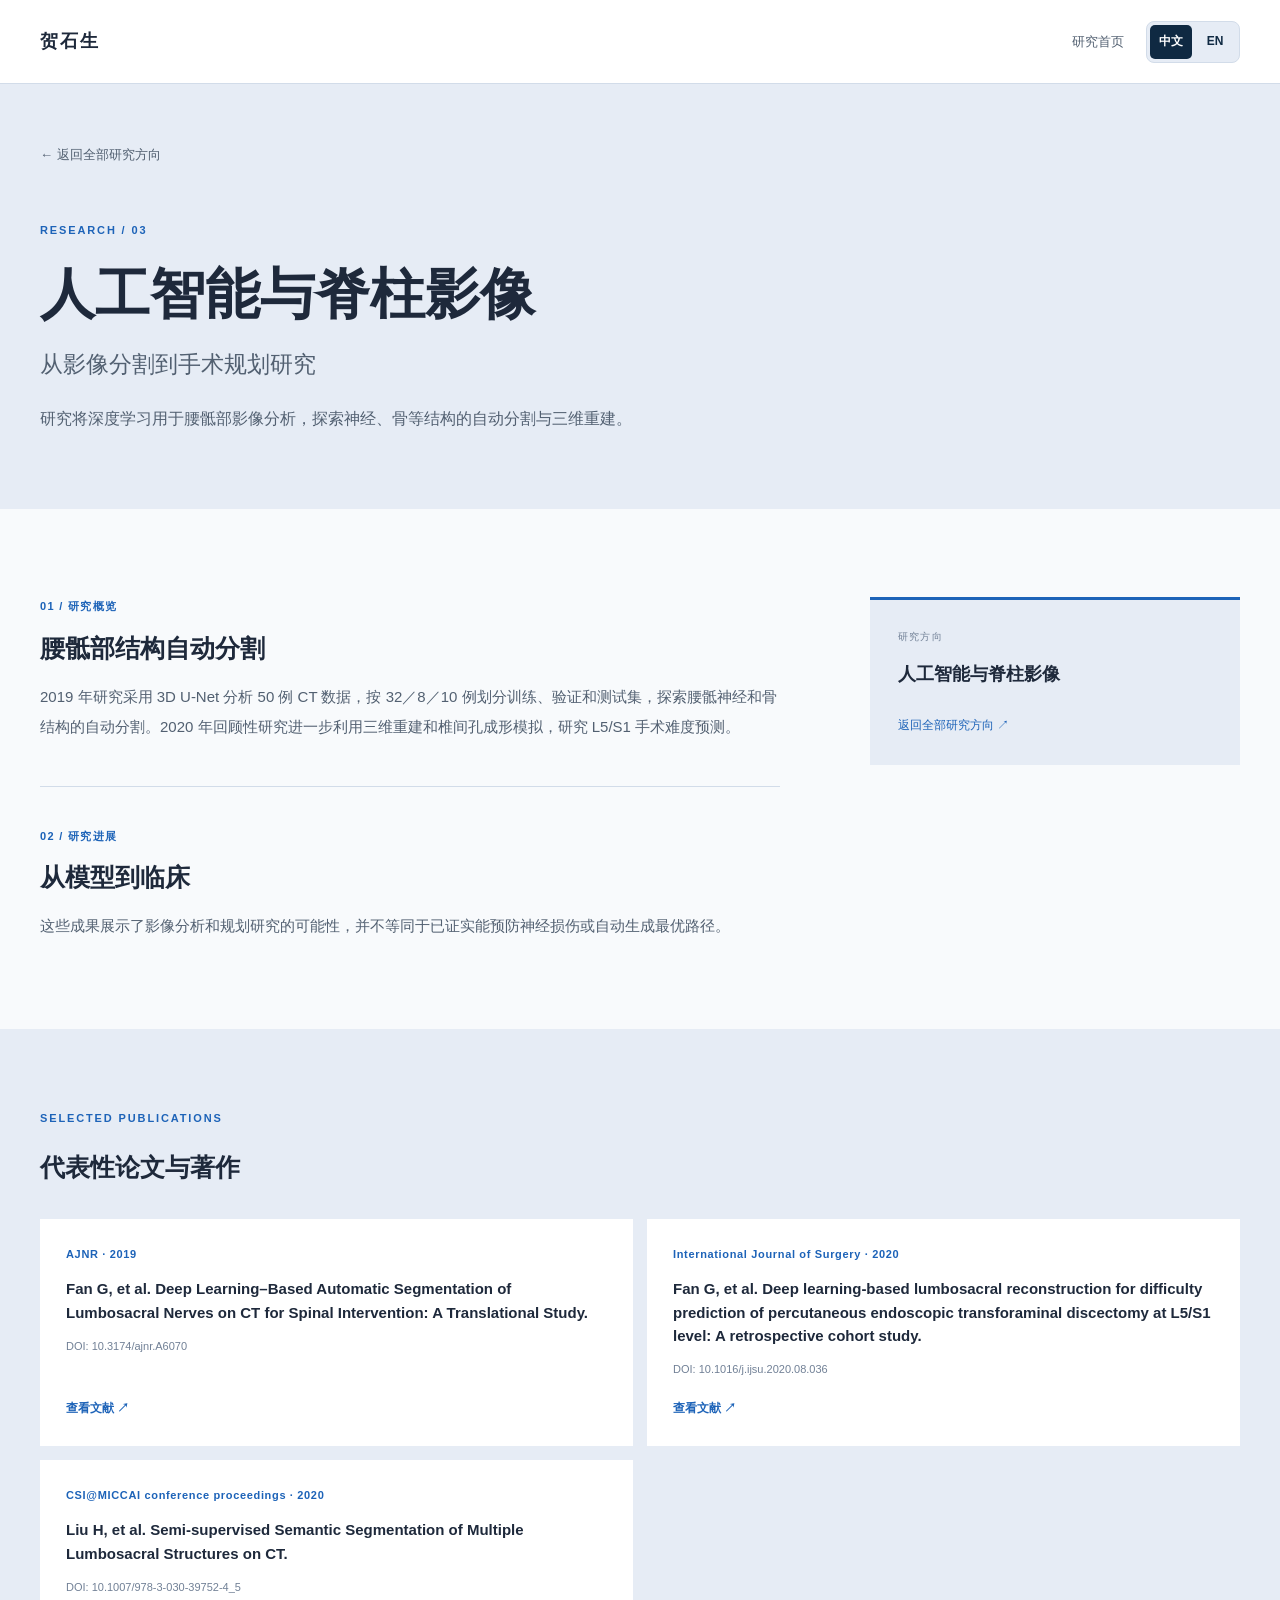
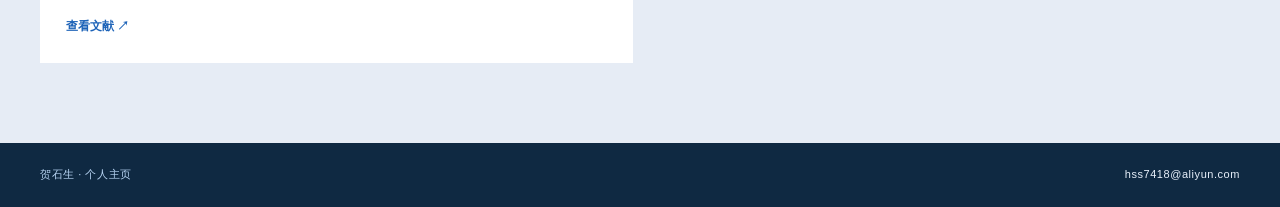
<file: research/imaging.html>
<!doctype html><html lang="zh-CN"><head><meta charset="utf-8"><meta name="viewport" content="width=device-width, initial-scale=1"><meta name="theme-color" content="#0F2942"><meta name="description" content="人工智能与脊柱影像 — 贺石生教授研究方向"><title>人工智能与脊柱影像 | 贺石生</title><link rel="stylesheet" href="../style.css"></head><body class="research-detail"><header class="topbar"><div class="wrap nav"><a class="brand" href="../index.html">贺石生</a><nav aria-label="页面导航"><a href="../index.html#research">研究首页</a></nav><div class="language-switch" aria-label="语言选择"><span lang="zh-CN" aria-current="page">中文</span><a href="../en/research/imaging.html" lang="en" hreflang="en">EN</a></div></div></header><main><section class="detail-hero"><div class="wrap detail-hero-inner"><a class="back-link" href="../index.html#research">← 返回全部研究方向</a><p class="section-number">RESEARCH / 03</p><h1>人工智能与脊柱影像</h1><p class="detail-subtitle">从影像分割到手术规划研究</p><p class="detail-intro">研究将深度学习用于腰骶部影像分析，探索神经、骨等结构的自动分割与三维重建。</p></div></section><section class="detail-body"><div class="wrap detail-layout"><div class="detail-article"><article><p class="detail-kicker">01 / 研究概览</p><h2>腰骶部结构自动分割</h2><p>2019 年研究采用 3D U-Net 分析 50 例 CT 数据，按 32／8／10 例划分训练、验证和测试集，探索腰骶神经和骨结构的自动分割。2020 年回顾性研究进一步利用三维重建和椎间孔成形模拟，研究 L5/S1 手术难度预测。</p></article><article><p class="detail-kicker">02 / 研究进展</p><h2>从模型到临床</h2><p>这些成果展示了影像分析和规划研究的可能性，并不等同于已证实能预防神经损伤或自动生成最优路径。</p></article></div><aside class="detail-side"><span>研究方向</span><strong>人工智能与脊柱影像</strong><a href="../index.html#research">返回全部研究方向 ↗</a></aside></div></section><section class="detail-papers"><div class="wrap"><p class="section-number">SELECTED PUBLICATIONS</p><h2>代表性论文与著作</h2><ul class="paper-list"><li><span class="paper-meta">AJNR · 2019</span><h3>Fan G, et al. Deep Learning–Based Automatic Segmentation of Lumbosacral Nerves on CT for Spinal Intervention: A Translational Study.</h3><p>DOI: 10.3174/ajnr.A6070</p><a href="https://pmc.ncbi.nlm.nih.gov/articles/PMC6746413/" target="_blank" rel="noopener noreferrer">查看文献 ↗</a></li><li><span class="paper-meta">International Journal of Surgery · 2020</span><h3>Fan G, et al. Deep learning-based lumbosacral reconstruction for difficulty prediction of percutaneous endoscopic transforaminal discectomy at L5/S1 level: A retrospective cohort study.</h3><p>DOI: 10.1016/j.ijsu.2020.08.036</p><a href="https://pubmed.ncbi.nlm.nih.gov/32882401/" target="_blank" rel="noopener noreferrer">查看文献 ↗</a></li><li><span class="paper-meta">CSI@MICCAI conference proceedings · 2020</span><h3>Liu H, et al. Semi-supervised Semantic Segmentation of Multiple Lumbosacral Structures on CT.</h3><p>DOI: 10.1007/978-3-030-39752-4_5</p><a href="https://doi.org/10.1007/978-3-030-39752-4_5" target="_blank" rel="noopener noreferrer">查看文献 ↗</a></li></ul></div></section></main><footer><div class="wrap footer-inner"><span>贺石生 · 个人主页</span><span>hss7418@aliyun.com</span></div></footer><script src="../language-switch.js" defer></script></body></html>
</file>
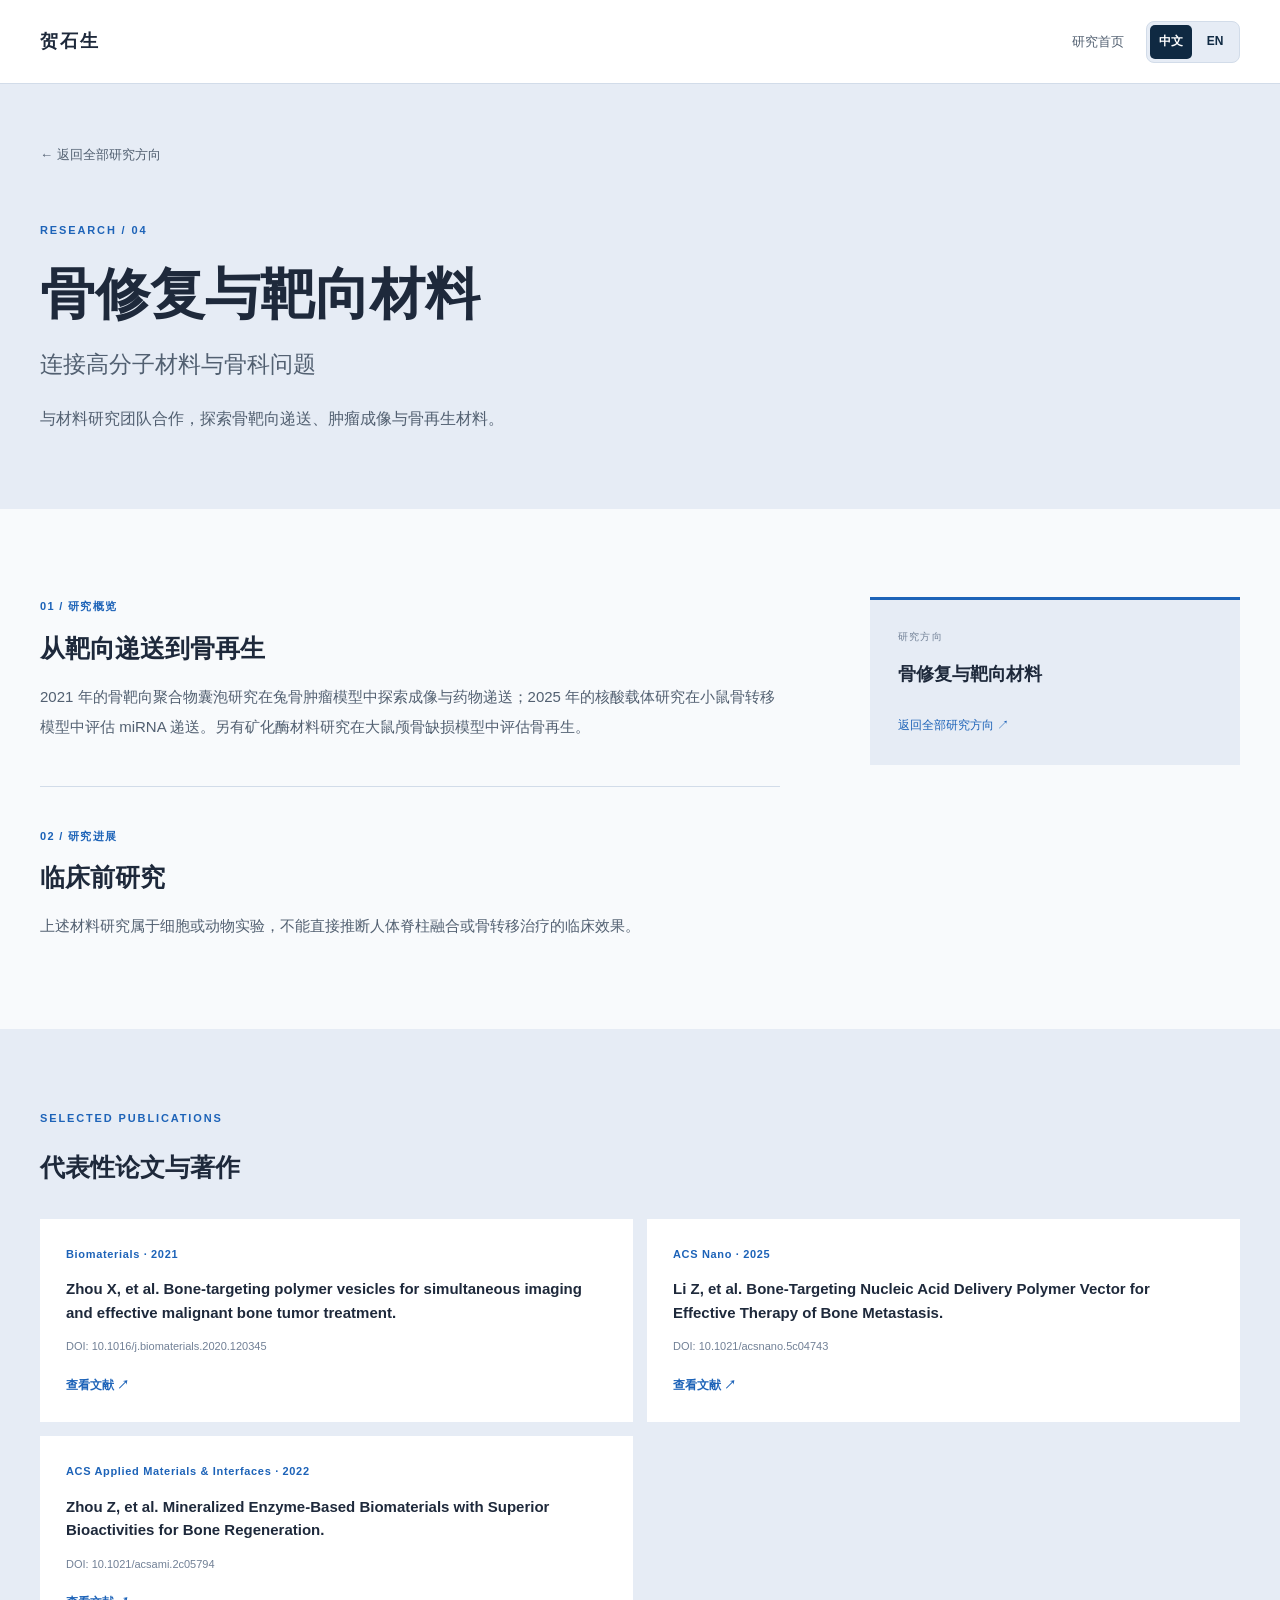
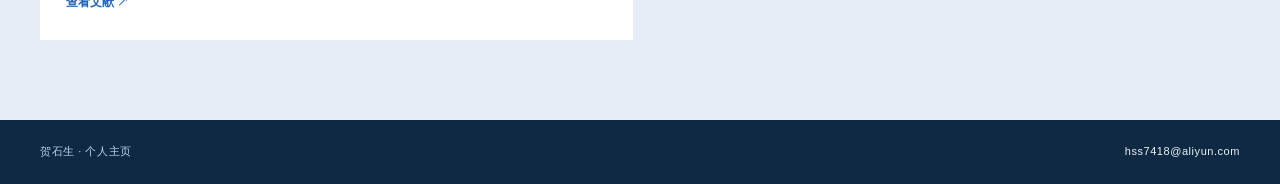
<file: research/materials.html>
<!doctype html><html lang="zh-CN"><head><meta charset="utf-8"><meta name="viewport" content="width=device-width, initial-scale=1"><meta name="theme-color" content="#0F2942"><meta name="description" content="骨修复与靶向材料 — 贺石生教授研究方向"><title>骨修复与靶向材料 | 贺石生</title><link rel="stylesheet" href="../style.css"></head><body class="research-detail"><header class="topbar"><div class="wrap nav"><a class="brand" href="../index.html">贺石生</a><nav aria-label="页面导航"><a href="../index.html#research">研究首页</a></nav><div class="language-switch" aria-label="语言选择"><span lang="zh-CN" aria-current="page">中文</span><a href="../en/research/materials.html" lang="en" hreflang="en">EN</a></div></div></header><main><section class="detail-hero"><div class="wrap detail-hero-inner"><a class="back-link" href="../index.html#research">← 返回全部研究方向</a><p class="section-number">RESEARCH / 04</p><h1>骨修复与靶向材料</h1><p class="detail-subtitle">连接高分子材料与骨科问题</p><p class="detail-intro">与材料研究团队合作，探索骨靶向递送、肿瘤成像与骨再生材料。</p></div></section><section class="detail-body"><div class="wrap detail-layout"><div class="detail-article"><article><p class="detail-kicker">01 / 研究概览</p><h2>从靶向递送到骨再生</h2><p>2021 年的骨靶向聚合物囊泡研究在兔骨肿瘤模型中探索成像与药物递送；2025 年的核酸载体研究在小鼠骨转移模型中评估 miRNA 递送。另有矿化酶材料研究在大鼠颅骨缺损模型中评估骨再生。</p></article><article><p class="detail-kicker">02 / 研究进展</p><h2>临床前研究</h2><p>上述材料研究属于细胞或动物实验，不能直接推断人体脊柱融合或骨转移治疗的临床效果。</p></article></div><aside class="detail-side"><span>研究方向</span><strong>骨修复与靶向材料</strong><a href="../index.html#research">返回全部研究方向 ↗</a></aside></div></section><section class="detail-papers"><div class="wrap"><p class="section-number">SELECTED PUBLICATIONS</p><h2>代表性论文与著作</h2><ul class="paper-list"><li><span class="paper-meta">Biomaterials · 2021</span><h3>Zhou X, et al. Bone-targeting polymer vesicles for simultaneous imaging and effective malignant bone tumor treatment.</h3><p>DOI: 10.1016/j.biomaterials.2020.120345</p><a href="https://pubmed.ncbi.nlm.nih.gov/33172607/" target="_blank" rel="noopener noreferrer">查看文献 ↗</a></li><li><span class="paper-meta">ACS Nano · 2025</span><h3>Li Z, et al. Bone-Targeting Nucleic Acid Delivery Polymer Vector for Effective Therapy of Bone Metastasis.</h3><p>DOI: 10.1021/acsnano.5c04743</p><a href="https://pubmed.ncbi.nlm.nih.gov/40272903/" target="_blank" rel="noopener noreferrer">查看文献 ↗</a></li><li><span class="paper-meta">ACS Applied Materials &amp; Interfaces · 2022</span><h3>Zhou Z, et al. Mineralized Enzyme-Based Biomaterials with Superior Bioactivities for Bone Regeneration.</h3><p>DOI: 10.1021/acsami.2c05794</p><a href="https://pubmed.ncbi.nlm.nih.gov/35929013/" target="_blank" rel="noopener noreferrer">查看文献 ↗</a></li></ul></div></section></main><footer><div class="wrap footer-inner"><span>贺石生 · 个人主页</span><span>hss7418@aliyun.com</span></div></footer><script src="../language-switch.js" defer></script></body></html>
</file>
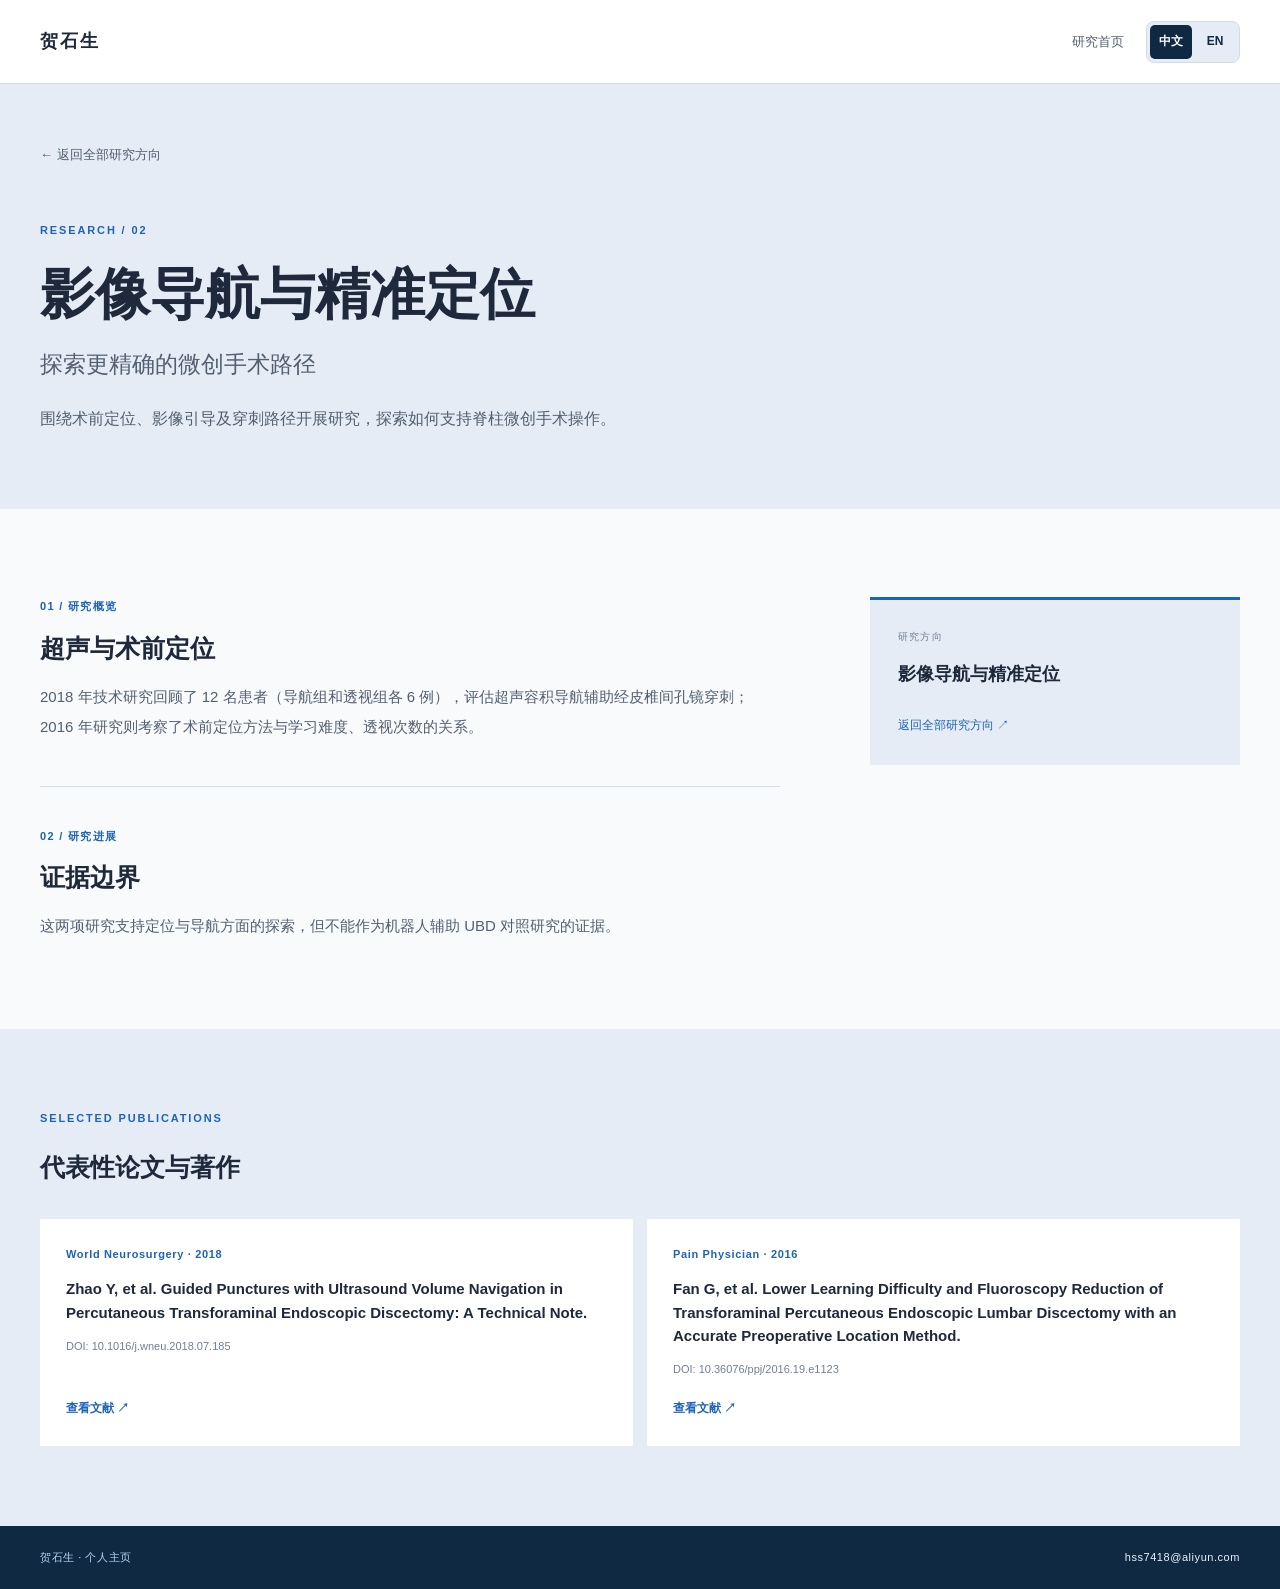
<file: research/navigation.html>
<!doctype html><html lang="zh-CN"><head><meta charset="utf-8"><meta name="viewport" content="width=device-width, initial-scale=1"><meta name="theme-color" content="#0F2942"><meta name="description" content="影像导航与精准定位 — 贺石生教授研究方向"><title>影像导航与精准定位 | 贺石生</title><link rel="stylesheet" href="../style.css"></head><body class="research-detail"><header class="topbar"><div class="wrap nav"><a class="brand" href="../index.html">贺石生</a><nav aria-label="页面导航"><a href="../index.html#research">研究首页</a></nav><div class="language-switch" aria-label="语言选择"><span lang="zh-CN" aria-current="page">中文</span><a href="../en/research/navigation.html" lang="en" hreflang="en">EN</a></div></div></header><main><section class="detail-hero"><div class="wrap detail-hero-inner"><a class="back-link" href="../index.html#research">← 返回全部研究方向</a><p class="section-number">RESEARCH / 02</p><h1>影像导航与精准定位</h1><p class="detail-subtitle">探索更精确的微创手术路径</p><p class="detail-intro">围绕术前定位、影像引导及穿刺路径开展研究，探索如何支持脊柱微创手术操作。</p></div></section><section class="detail-body"><div class="wrap detail-layout"><div class="detail-article"><article><p class="detail-kicker">01 / 研究概览</p><h2>超声与术前定位</h2><p>2018 年技术研究回顾了 12 名患者（导航组和透视组各 6 例），评估超声容积导航辅助经皮椎间孔镜穿刺；2016 年研究则考察了术前定位方法与学习难度、透视次数的关系。</p></article><article><p class="detail-kicker">02 / 研究进展</p><h2>证据边界</h2><p>这两项研究支持定位与导航方面的探索，但不能作为机器人辅助 UBD 对照研究的证据。</p></article></div><aside class="detail-side"><span>研究方向</span><strong>影像导航与精准定位</strong><a href="../index.html#research">返回全部研究方向 ↗</a></aside></div></section><section class="detail-papers"><div class="wrap"><p class="section-number">SELECTED PUBLICATIONS</p><h2>代表性论文与著作</h2><ul class="paper-list"><li><span class="paper-meta">World Neurosurgery · 2018</span><h3>Zhao Y, et al. Guided Punctures with Ultrasound Volume Navigation in Percutaneous Transforaminal Endoscopic Discectomy: A Technical Note.</h3><p>DOI: 10.1016/j.wneu.2018.07.185</p><a href="https://pubmed.ncbi.nlm.nih.gov/30071330/" target="_blank" rel="noopener noreferrer">查看文献 ↗</a></li><li><span class="paper-meta">Pain Physician · 2016</span><h3>Fan G, et al. Lower Learning Difficulty and Fluoroscopy Reduction of Transforaminal Percutaneous Endoscopic Lumbar Discectomy with an Accurate Preoperative Location Method.</h3><p>DOI: 10.36076/ppj/2016.19.e1123</p><a href="https://pubmed.ncbi.nlm.nih.gov/27906942/" target="_blank" rel="noopener noreferrer">查看文献 ↗</a></li></ul></div></section></main><footer><div class="wrap footer-inner"><span>贺石生 · 个人主页</span><span>hss7418@aliyun.com</span></div></footer><script src="../language-switch.js" defer></script></body></html>
</file>
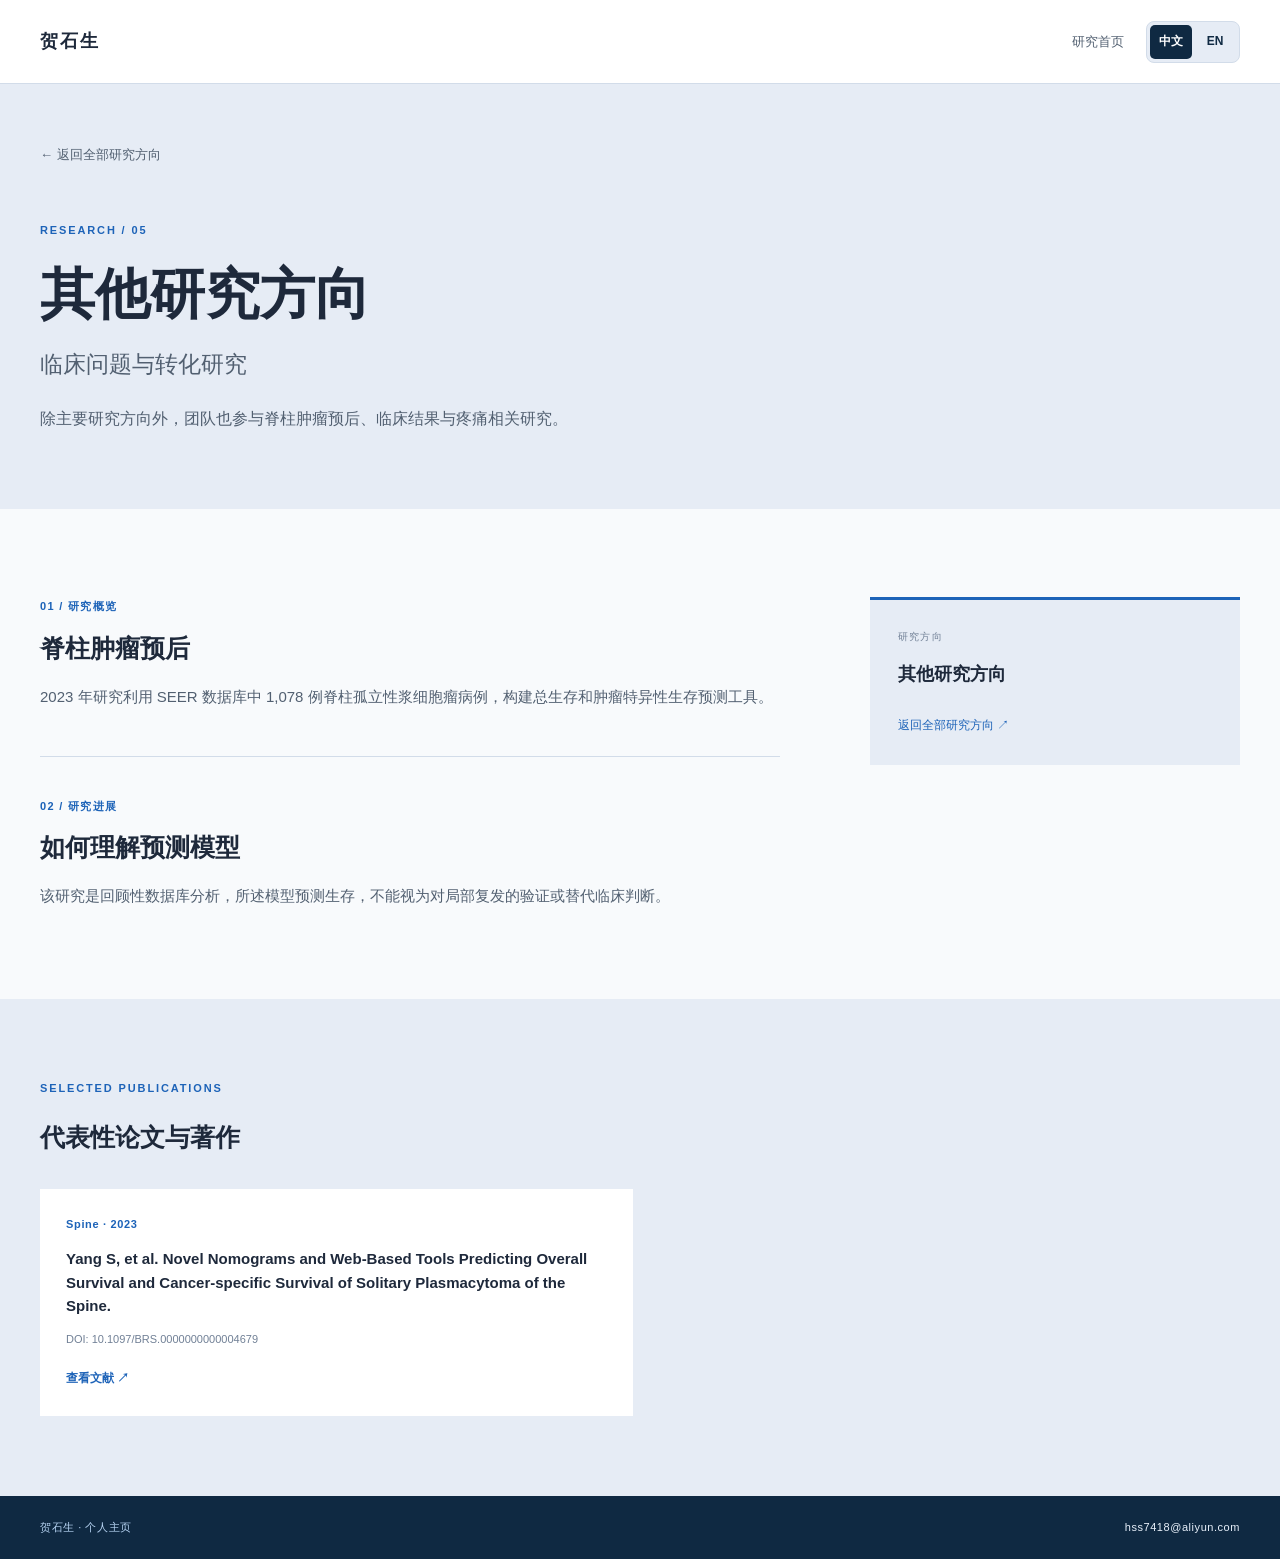
<file: research/other.html>
<!doctype html><html lang="zh-CN"><head><meta charset="utf-8"><meta name="viewport" content="width=device-width, initial-scale=1"><meta name="theme-color" content="#0F2942"><meta name="description" content="其他研究方向 — 贺石生教授研究方向"><title>其他研究方向 | 贺石生</title><link rel="stylesheet" href="../style.css"></head><body class="research-detail"><header class="topbar"><div class="wrap nav"><a class="brand" href="../index.html">贺石生</a><nav aria-label="页面导航"><a href="../index.html#research">研究首页</a></nav><div class="language-switch" aria-label="语言选择"><span lang="zh-CN" aria-current="page">中文</span><a href="../en/research/other.html" lang="en" hreflang="en">EN</a></div></div></header><main><section class="detail-hero"><div class="wrap detail-hero-inner"><a class="back-link" href="../index.html#research">← 返回全部研究方向</a><p class="section-number">RESEARCH / 05</p><h1>其他研究方向</h1><p class="detail-subtitle">临床问题与转化研究</p><p class="detail-intro">除主要研究方向外，团队也参与脊柱肿瘤预后、临床结果与疼痛相关研究。</p></div></section><section class="detail-body"><div class="wrap detail-layout"><div class="detail-article"><article><p class="detail-kicker">01 / 研究概览</p><h2>脊柱肿瘤预后</h2><p>2023 年研究利用 SEER 数据库中 1,078 例脊柱孤立性浆细胞瘤病例，构建总生存和肿瘤特异性生存预测工具。</p></article><article><p class="detail-kicker">02 / 研究进展</p><h2>如何理解预测模型</h2><p>该研究是回顾性数据库分析，所述模型预测生存，不能视为对局部复发的验证或替代临床判断。</p></article></div><aside class="detail-side"><span>研究方向</span><strong>其他研究方向</strong><a href="../index.html#research">返回全部研究方向 ↗</a></aside></div></section><section class="detail-papers"><div class="wrap"><p class="section-number">SELECTED PUBLICATIONS</p><h2>代表性论文与著作</h2><ul class="paper-list"><li><span class="paper-meta">Spine · 2023</span><h3>Yang S, et al. Novel Nomograms and Web-Based Tools Predicting Overall Survival and Cancer-specific Survival of Solitary Plasmacytoma of the Spine.</h3><p>DOI: 10.1097/BRS.0000000000004679</p><a href="https://pubmed.ncbi.nlm.nih.gov/37036328/" target="_blank" rel="noopener noreferrer">查看文献 ↗</a></li></ul></div></section></main><footer><div class="wrap footer-inner"><span>贺石生 · 个人主页</span><span>hss7418@aliyun.com</span></div></footer><script src="../language-switch.js" defer></script></body></html>
</file>
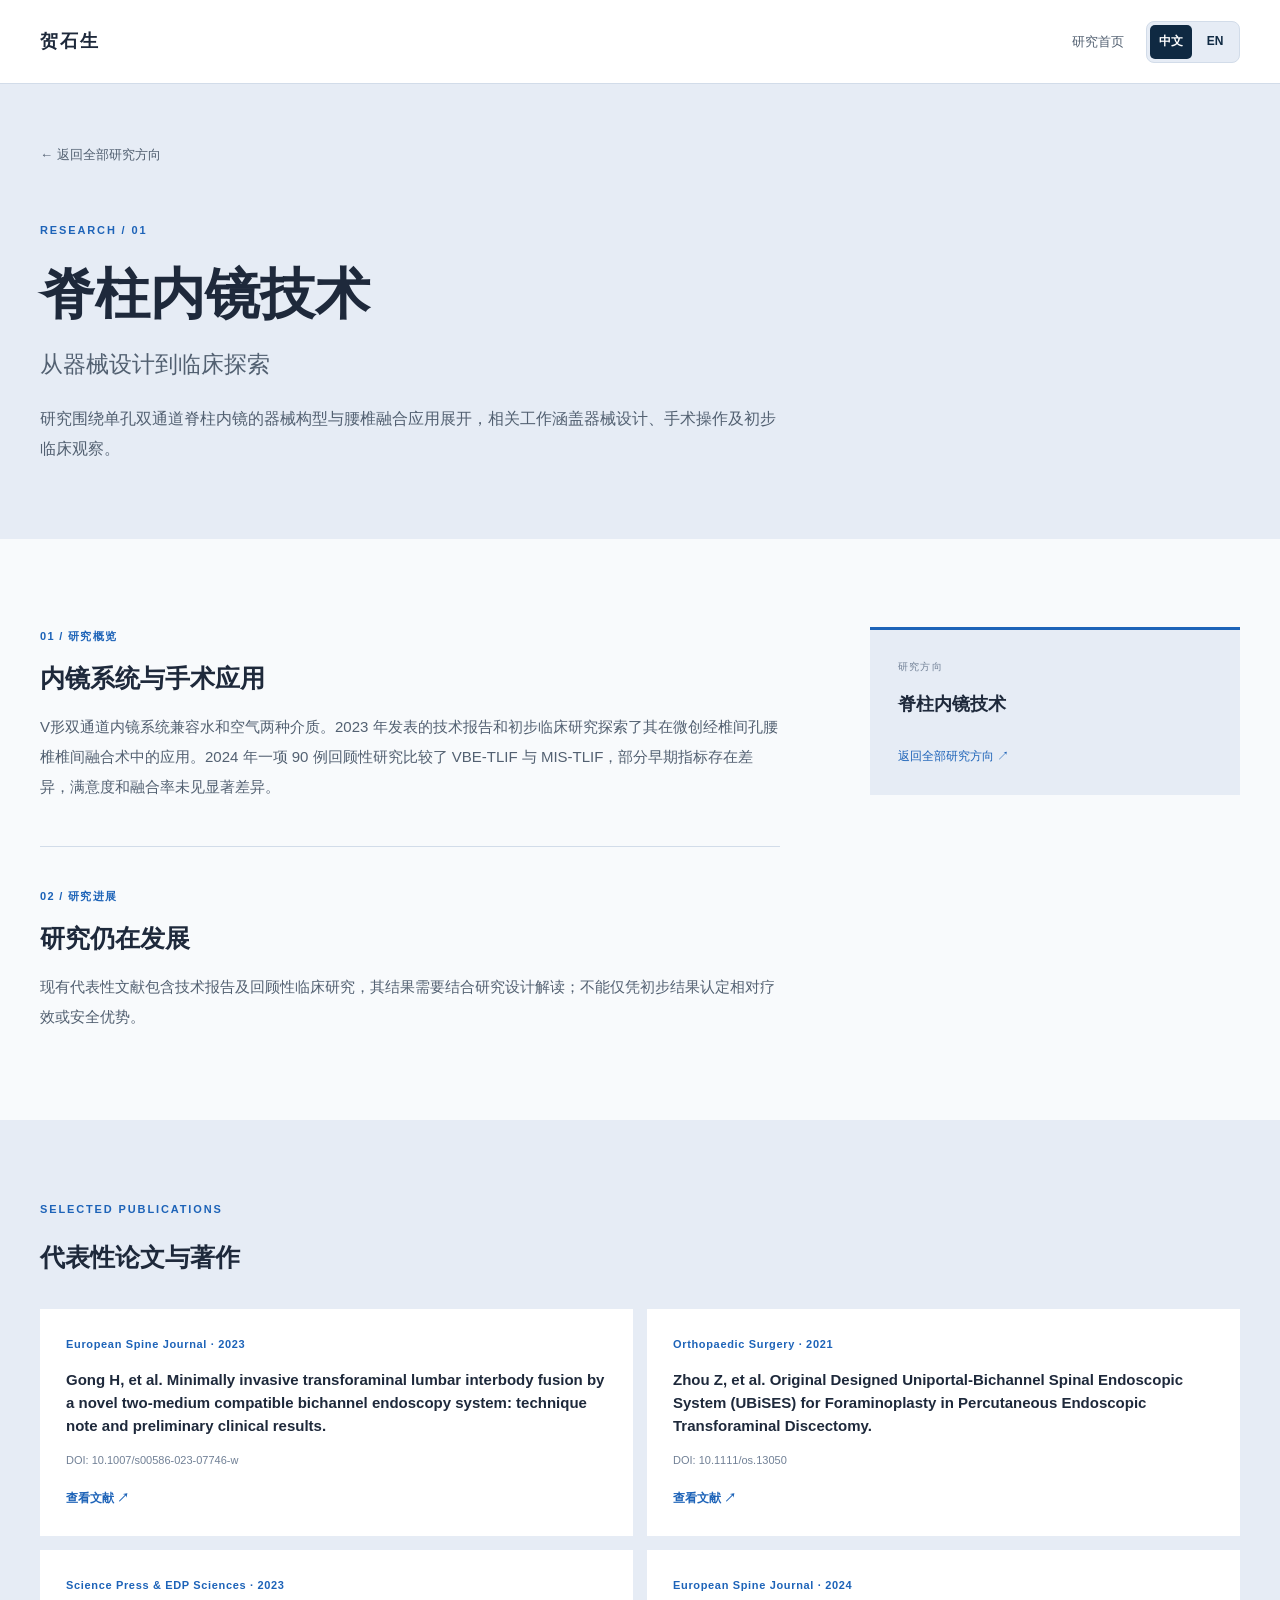
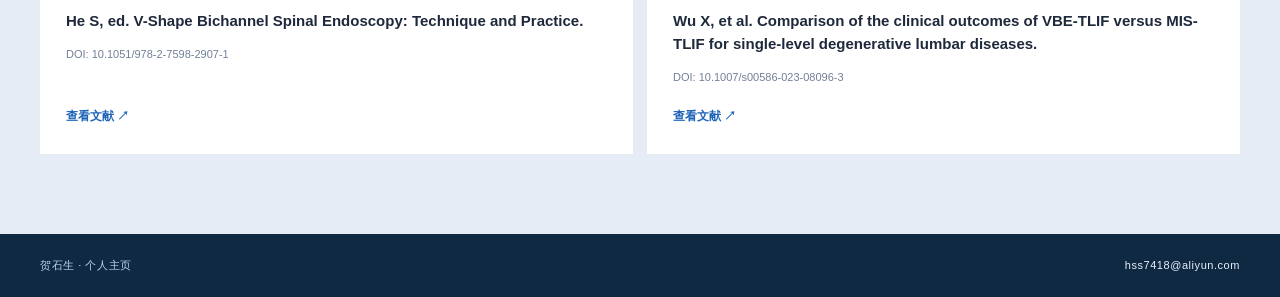
<file: research/vbe.html>
<!doctype html><html lang="zh-CN"><head><meta charset="utf-8"><meta name="viewport" content="width=device-width, initial-scale=1"><meta name="theme-color" content="#0F2942"><meta name="description" content="脊柱内镜技术 — 贺石生教授研究方向"><title>脊柱内镜技术 | 贺石生</title><link rel="stylesheet" href="../style.css"></head><body class="research-detail"><header class="topbar"><div class="wrap nav"><a class="brand" href="../index.html">贺石生</a><nav aria-label="页面导航"><a href="../index.html#research">研究首页</a></nav><div class="language-switch" aria-label="语言选择"><span lang="zh-CN" aria-current="page">中文</span><a href="../en/research/vbe.html" lang="en" hreflang="en">EN</a></div></div></header><main><section class="detail-hero"><div class="wrap detail-hero-inner"><a class="back-link" href="../index.html#research">← 返回全部研究方向</a><p class="section-number">RESEARCH / 01</p><h1>脊柱内镜技术</h1><p class="detail-subtitle">从器械设计到临床探索</p><p class="detail-intro">研究围绕单孔双通道脊柱内镜的器械构型与腰椎融合应用展开，相关工作涵盖器械设计、手术操作及初步临床观察。</p></div></section><section class="detail-body"><div class="wrap detail-layout"><div class="detail-article"><article><p class="detail-kicker">01 / 研究概览</p><h2>内镜系统与手术应用</h2><p>V形双通道内镜系统兼容水和空气两种介质。2023 年发表的技术报告和初步临床研究探索了其在微创经椎间孔腰椎椎间融合术中的应用。2024 年一项 90 例回顾性研究比较了 VBE-TLIF 与 MIS-TLIF，部分早期指标存在差异，满意度和融合率未见显著差异。</p></article><article><p class="detail-kicker">02 / 研究进展</p><h2>研究仍在发展</h2><p>现有代表性文献包含技术报告及回顾性临床研究，其结果需要结合研究设计解读；不能仅凭初步结果认定相对疗效或安全优势。</p></article></div><aside class="detail-side"><span>研究方向</span><strong>脊柱内镜技术</strong><a href="../index.html#research">返回全部研究方向 ↗</a></aside></div></section><section class="detail-papers"><div class="wrap"><p class="section-number">SELECTED PUBLICATIONS</p><h2>代表性论文与著作</h2><ul class="paper-list"><li><span class="paper-meta">European Spine Journal · 2023</span><h3>Gong H, et al. Minimally invasive transforaminal lumbar interbody fusion by a novel two-medium compatible bichannel endoscopy system: technique note and preliminary clinical results.</h3><p>DOI: 10.1007/s00586-023-07746-w</p><a href="https://pubmed.ncbi.nlm.nih.gov/37160442/" target="_blank" rel="noopener noreferrer">查看文献 ↗</a></li><li><span class="paper-meta">Orthopaedic Surgery · 2021</span><h3>Zhou Z, et al. Original Designed Uniportal-Bichannel Spinal Endoscopic System (UBiSES) for Foraminoplasty in Percutaneous Endoscopic Transforaminal Discectomy.</h3><p>DOI: 10.1111/os.13050</p><a href="https://doi.org/10.1111/os.13050" target="_blank" rel="noopener noreferrer">查看文献 ↗</a></li><li><span class="paper-meta">Science Press &amp; EDP Sciences · 2023</span><h3>He S, ed. V-Shape Bichannel Spinal Endoscopy: Technique and Practice.</h3><p>DOI: 10.1051/978-2-7598-2907-1</p><a href="https://doi.org/10.1051/978-2-7598-2907-1" target="_blank" rel="noopener noreferrer">查看文献 ↗</a></li><li><span class="paper-meta">European Spine Journal · 2024</span><h3>Wu X, et al. Comparison of the clinical outcomes of VBE-TLIF versus MIS-TLIF for single-level degenerative lumbar diseases.</h3><p>DOI: 10.1007/s00586-023-08096-3</p><a href="https://pubmed.ncbi.nlm.nih.gov/38347273/" target="_blank" rel="noopener noreferrer">查看文献 ↗</a></li></ul></div></section></main><footer><div class="wrap footer-inner"><span>贺石生 · 个人主页</span><span>hss7418@aliyun.com</span></div></footer><script src="../language-switch.js" defer></script></body></html>
</file>
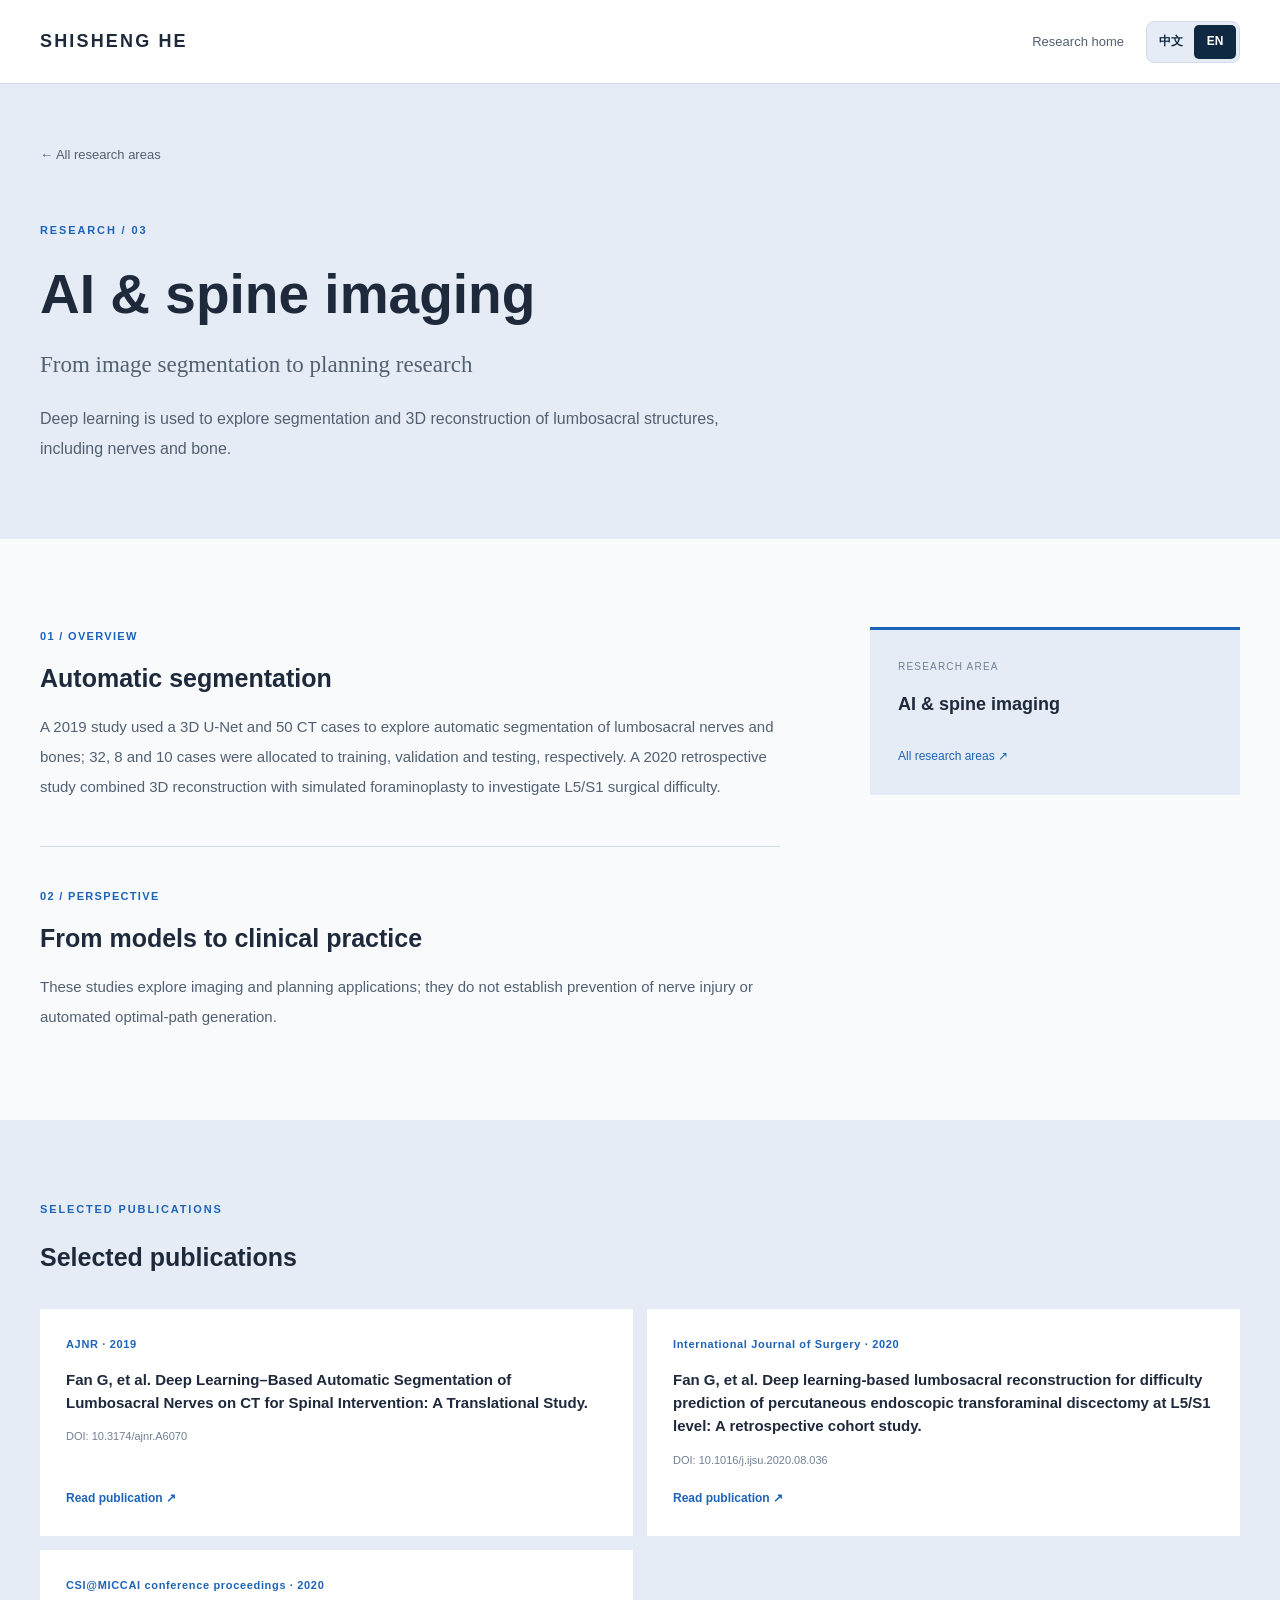
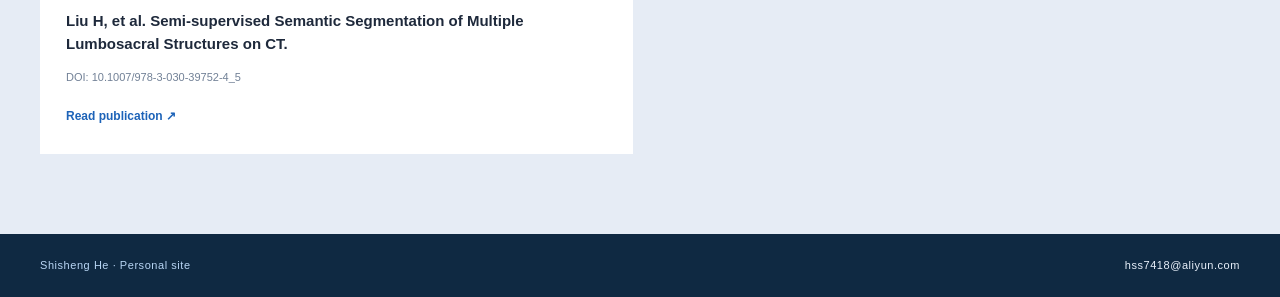
<file: en/research/imaging.html>
<!doctype html><html lang="en"><head><meta charset="utf-8"><meta name="viewport" content="width=device-width, initial-scale=1"><meta name="theme-color" content="#0F2942"><meta name="description" content="AI &amp; spine imaging — Research by Professor Shisheng He"><title>AI &amp; spine imaging | Shisheng He</title><link rel="stylesheet" href="../../style.css"></head><body class="research-detail"><header class="topbar"><div class="wrap nav"><a class="brand" href="../index.html">SHISHENG HE</a><nav aria-label="Main navigation"><a href="../index.html#research">Research home</a></nav><div class="language-switch" aria-label="Language"><a href="../../research/imaging.html" lang="zh-CN" hreflang="zh-CN">中文</a><span lang="en" aria-current="page">EN</span></div></div></header><main><section class="detail-hero"><div class="wrap detail-hero-inner"><a class="back-link" href="../index.html#research">← All research areas</a><p class="section-number">RESEARCH / 03</p><h1>AI & spine imaging</h1><p class="detail-subtitle">From image segmentation to planning research</p><p class="detail-intro">Deep learning is used to explore segmentation and 3D reconstruction of lumbosacral structures, including nerves and bone.</p></div></section><section class="detail-body"><div class="wrap detail-layout"><div class="detail-article"><article><p class="detail-kicker">01 / OVERVIEW</p><h2>Automatic segmentation</h2><p>A 2019 study used a 3D U-Net and 50 CT cases to explore automatic segmentation of lumbosacral nerves and bones; 32, 8 and 10 cases were allocated to training, validation and testing, respectively. A 2020 retrospective study combined 3D reconstruction with simulated foraminoplasty to investigate L5/S1 surgical difficulty.</p></article><article><p class="detail-kicker">02 / PERSPECTIVE</p><h2>From models to clinical practice</h2><p>These studies explore imaging and planning applications; they do not establish prevention of nerve injury or automated optimal-path generation.</p></article></div><aside class="detail-side"><span>RESEARCH AREA</span><strong>AI & spine imaging</strong><a href="../index.html#research">All research areas ↗</a></aside></div></section><section class="detail-papers"><div class="wrap"><p class="section-number">SELECTED PUBLICATIONS</p><h2>Selected publications</h2><ul class="paper-list"><li><span class="paper-meta">AJNR · 2019</span><h3>Fan G, et al. Deep Learning–Based Automatic Segmentation of Lumbosacral Nerves on CT for Spinal Intervention: A Translational Study.</h3><p>DOI: 10.3174/ajnr.A6070</p><a href="https://pmc.ncbi.nlm.nih.gov/articles/PMC6746413/" target="_blank" rel="noopener noreferrer">Read publication ↗</a></li><li><span class="paper-meta">International Journal of Surgery · 2020</span><h3>Fan G, et al. Deep learning-based lumbosacral reconstruction for difficulty prediction of percutaneous endoscopic transforaminal discectomy at L5/S1 level: A retrospective cohort study.</h3><p>DOI: 10.1016/j.ijsu.2020.08.036</p><a href="https://pubmed.ncbi.nlm.nih.gov/32882401/" target="_blank" rel="noopener noreferrer">Read publication ↗</a></li><li><span class="paper-meta">CSI@MICCAI conference proceedings · 2020</span><h3>Liu H, et al. Semi-supervised Semantic Segmentation of Multiple Lumbosacral Structures on CT.</h3><p>DOI: 10.1007/978-3-030-39752-4_5</p><a href="https://doi.org/10.1007/978-3-030-39752-4_5" target="_blank" rel="noopener noreferrer">Read publication ↗</a></li></ul></div></section></main><footer><div class="wrap footer-inner"><span>Shisheng He · Personal site</span><span>hss7418@aliyun.com</span></div></footer><script src="../../language-switch.js" defer></script></body></html>
</file>
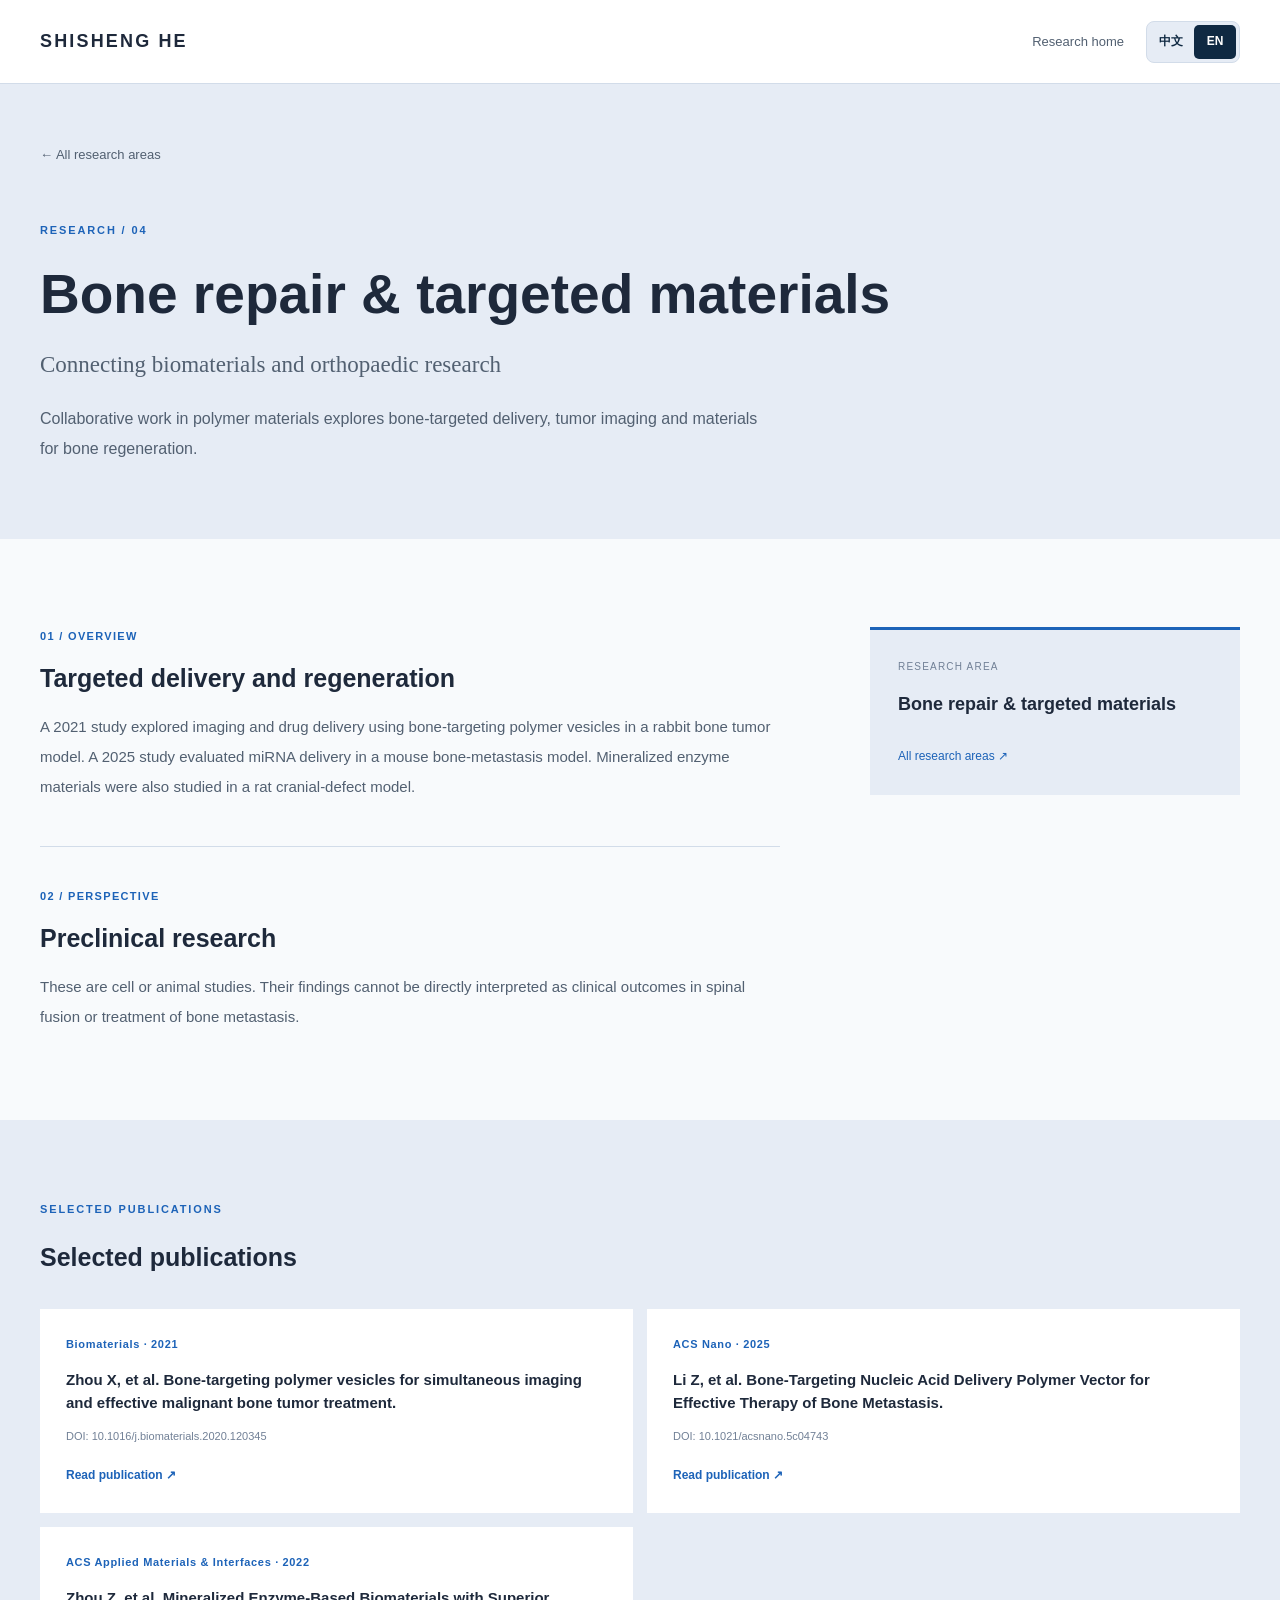
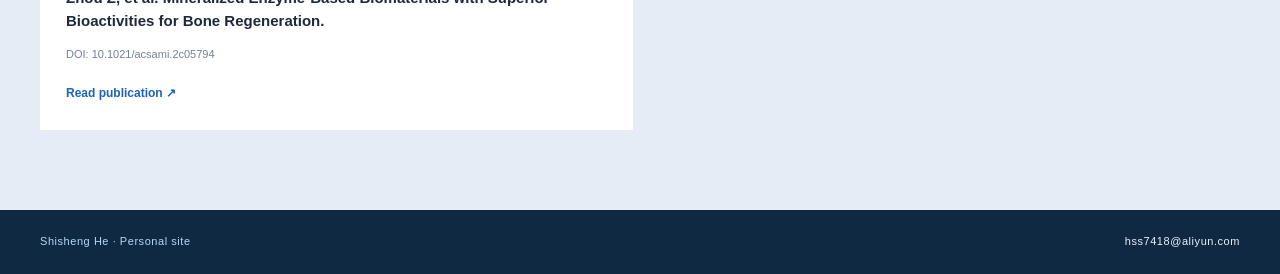
<file: en/research/materials.html>
<!doctype html><html lang="en"><head><meta charset="utf-8"><meta name="viewport" content="width=device-width, initial-scale=1"><meta name="theme-color" content="#0F2942"><meta name="description" content="Bone repair &amp; targeted materials — Research by Professor Shisheng He"><title>Bone repair &amp; targeted materials | Shisheng He</title><link rel="stylesheet" href="../../style.css"></head><body class="research-detail"><header class="topbar"><div class="wrap nav"><a class="brand" href="../index.html">SHISHENG HE</a><nav aria-label="Main navigation"><a href="../index.html#research">Research home</a></nav><div class="language-switch" aria-label="Language"><a href="../../research/materials.html" lang="zh-CN" hreflang="zh-CN">中文</a><span lang="en" aria-current="page">EN</span></div></div></header><main><section class="detail-hero"><div class="wrap detail-hero-inner"><a class="back-link" href="../index.html#research">← All research areas</a><p class="section-number">RESEARCH / 04</p><h1>Bone repair & targeted materials</h1><p class="detail-subtitle">Connecting biomaterials and orthopaedic research</p><p class="detail-intro">Collaborative work in polymer materials explores bone-targeted delivery, tumor imaging and materials for bone regeneration.</p></div></section><section class="detail-body"><div class="wrap detail-layout"><div class="detail-article"><article><p class="detail-kicker">01 / OVERVIEW</p><h2>Targeted delivery and regeneration</h2><p>A 2021 study explored imaging and drug delivery using bone-targeting polymer vesicles in a rabbit bone tumor model. A 2025 study evaluated miRNA delivery in a mouse bone-metastasis model. Mineralized enzyme materials were also studied in a rat cranial-defect model.</p></article><article><p class="detail-kicker">02 / PERSPECTIVE</p><h2>Preclinical research</h2><p>These are cell or animal studies. Their findings cannot be directly interpreted as clinical outcomes in spinal fusion or treatment of bone metastasis.</p></article></div><aside class="detail-side"><span>RESEARCH AREA</span><strong>Bone repair & targeted materials</strong><a href="../index.html#research">All research areas ↗</a></aside></div></section><section class="detail-papers"><div class="wrap"><p class="section-number">SELECTED PUBLICATIONS</p><h2>Selected publications</h2><ul class="paper-list"><li><span class="paper-meta">Biomaterials · 2021</span><h3>Zhou X, et al. Bone-targeting polymer vesicles for simultaneous imaging and effective malignant bone tumor treatment.</h3><p>DOI: 10.1016/j.biomaterials.2020.120345</p><a href="https://pubmed.ncbi.nlm.nih.gov/33172607/" target="_blank" rel="noopener noreferrer">Read publication ↗</a></li><li><span class="paper-meta">ACS Nano · 2025</span><h3>Li Z, et al. Bone-Targeting Nucleic Acid Delivery Polymer Vector for Effective Therapy of Bone Metastasis.</h3><p>DOI: 10.1021/acsnano.5c04743</p><a href="https://pubmed.ncbi.nlm.nih.gov/40272903/" target="_blank" rel="noopener noreferrer">Read publication ↗</a></li><li><span class="paper-meta">ACS Applied Materials &amp; Interfaces · 2022</span><h3>Zhou Z, et al. Mineralized Enzyme-Based Biomaterials with Superior Bioactivities for Bone Regeneration.</h3><p>DOI: 10.1021/acsami.2c05794</p><a href="https://pubmed.ncbi.nlm.nih.gov/35929013/" target="_blank" rel="noopener noreferrer">Read publication ↗</a></li></ul></div></section></main><footer><div class="wrap footer-inner"><span>Shisheng He · Personal site</span><span>hss7418@aliyun.com</span></div></footer><script src="../../language-switch.js" defer></script></body></html>
</file>
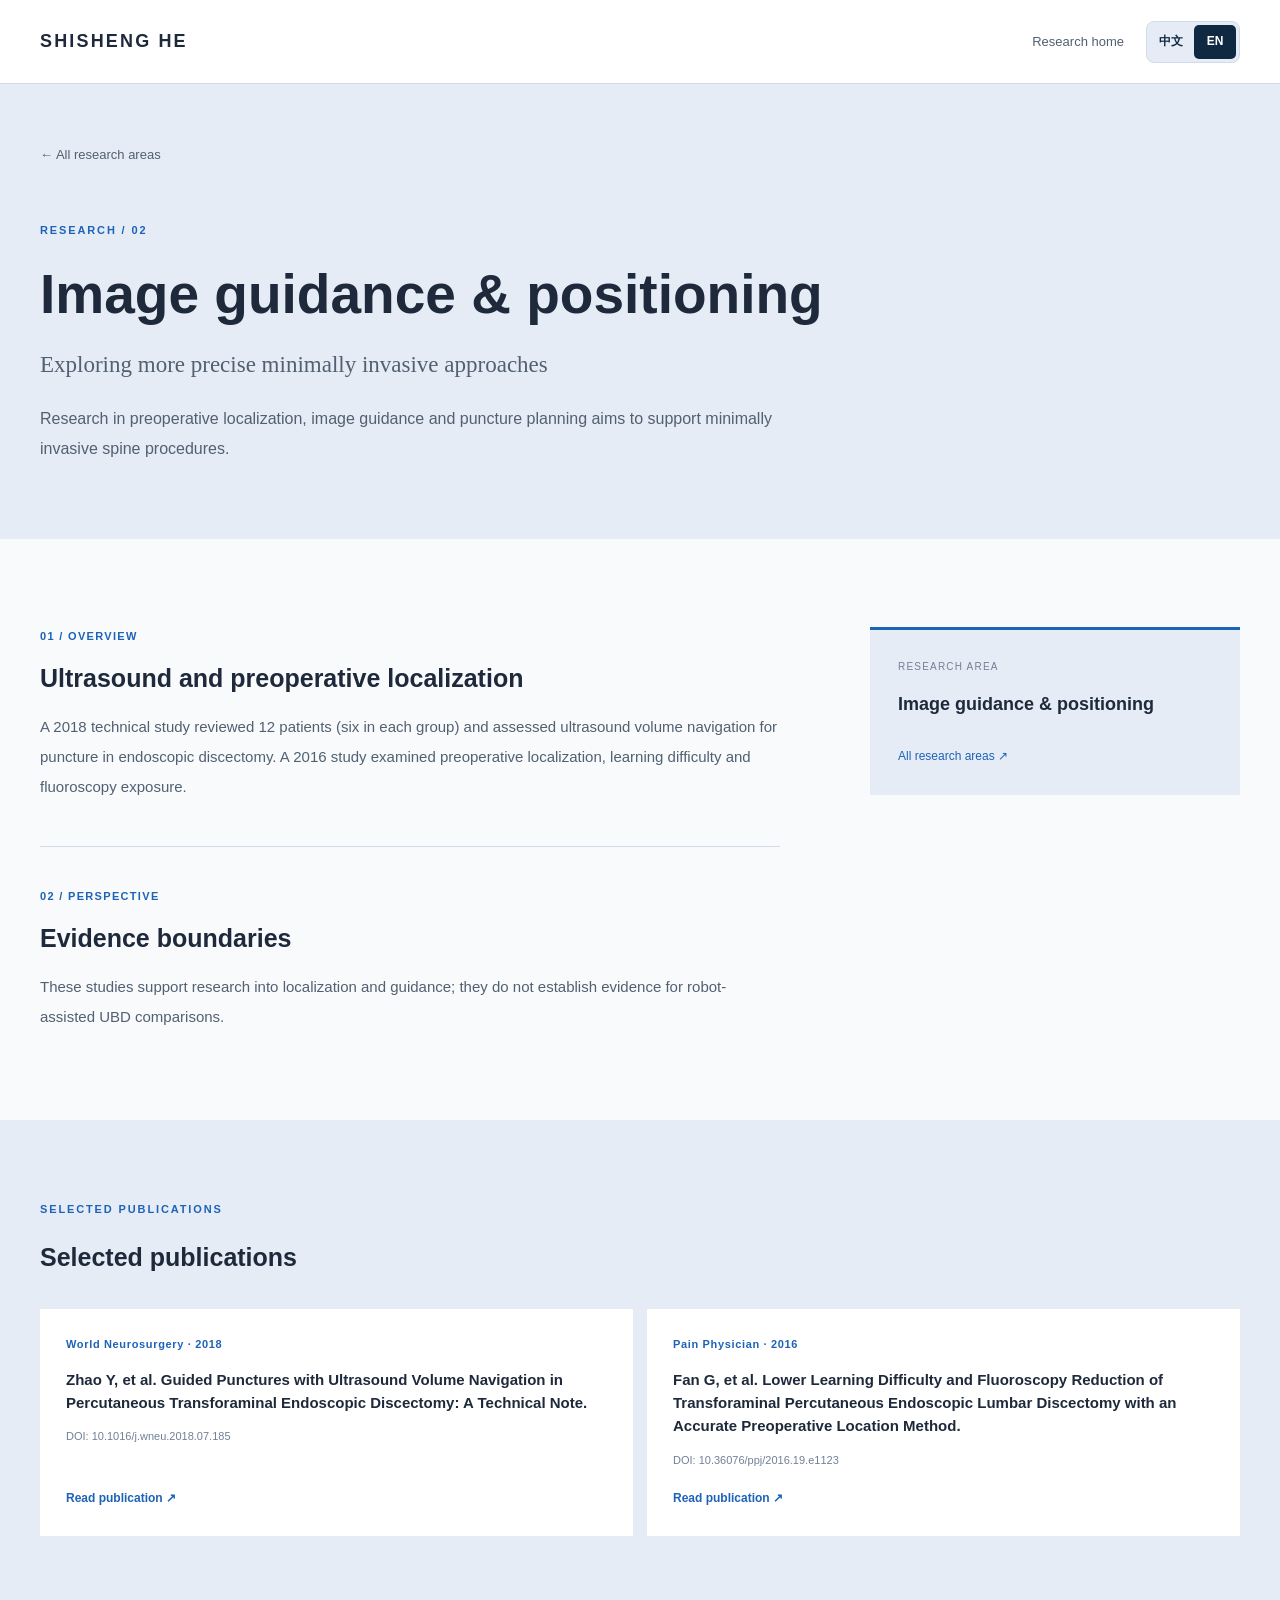
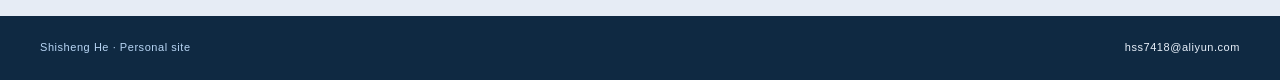
<file: en/research/navigation.html>
<!doctype html><html lang="en"><head><meta charset="utf-8"><meta name="viewport" content="width=device-width, initial-scale=1"><meta name="theme-color" content="#0F2942"><meta name="description" content="Image guidance &amp; positioning — Research by Professor Shisheng He"><title>Image guidance &amp; positioning | Shisheng He</title><link rel="stylesheet" href="../../style.css"></head><body class="research-detail"><header class="topbar"><div class="wrap nav"><a class="brand" href="../index.html">SHISHENG HE</a><nav aria-label="Main navigation"><a href="../index.html#research">Research home</a></nav><div class="language-switch" aria-label="Language"><a href="../../research/navigation.html" lang="zh-CN" hreflang="zh-CN">中文</a><span lang="en" aria-current="page">EN</span></div></div></header><main><section class="detail-hero"><div class="wrap detail-hero-inner"><a class="back-link" href="../index.html#research">← All research areas</a><p class="section-number">RESEARCH / 02</p><h1>Image guidance & positioning</h1><p class="detail-subtitle">Exploring more precise minimally invasive approaches</p><p class="detail-intro">Research in preoperative localization, image guidance and puncture planning aims to support minimally invasive spine procedures.</p></div></section><section class="detail-body"><div class="wrap detail-layout"><div class="detail-article"><article><p class="detail-kicker">01 / OVERVIEW</p><h2>Ultrasound and preoperative localization</h2><p>A 2018 technical study reviewed 12 patients (six in each group) and assessed ultrasound volume navigation for puncture in endoscopic discectomy. A 2016 study examined preoperative localization, learning difficulty and fluoroscopy exposure.</p></article><article><p class="detail-kicker">02 / PERSPECTIVE</p><h2>Evidence boundaries</h2><p>These studies support research into localization and guidance; they do not establish evidence for robot-assisted UBD comparisons.</p></article></div><aside class="detail-side"><span>RESEARCH AREA</span><strong>Image guidance & positioning</strong><a href="../index.html#research">All research areas ↗</a></aside></div></section><section class="detail-papers"><div class="wrap"><p class="section-number">SELECTED PUBLICATIONS</p><h2>Selected publications</h2><ul class="paper-list"><li><span class="paper-meta">World Neurosurgery · 2018</span><h3>Zhao Y, et al. Guided Punctures with Ultrasound Volume Navigation in Percutaneous Transforaminal Endoscopic Discectomy: A Technical Note.</h3><p>DOI: 10.1016/j.wneu.2018.07.185</p><a href="https://pubmed.ncbi.nlm.nih.gov/30071330/" target="_blank" rel="noopener noreferrer">Read publication ↗</a></li><li><span class="paper-meta">Pain Physician · 2016</span><h3>Fan G, et al. Lower Learning Difficulty and Fluoroscopy Reduction of Transforaminal Percutaneous Endoscopic Lumbar Discectomy with an Accurate Preoperative Location Method.</h3><p>DOI: 10.36076/ppj/2016.19.e1123</p><a href="https://pubmed.ncbi.nlm.nih.gov/27906942/" target="_blank" rel="noopener noreferrer">Read publication ↗</a></li></ul></div></section></main><footer><div class="wrap footer-inner"><span>Shisheng He · Personal site</span><span>hss7418@aliyun.com</span></div></footer><script src="../../language-switch.js" defer></script></body></html>
</file>
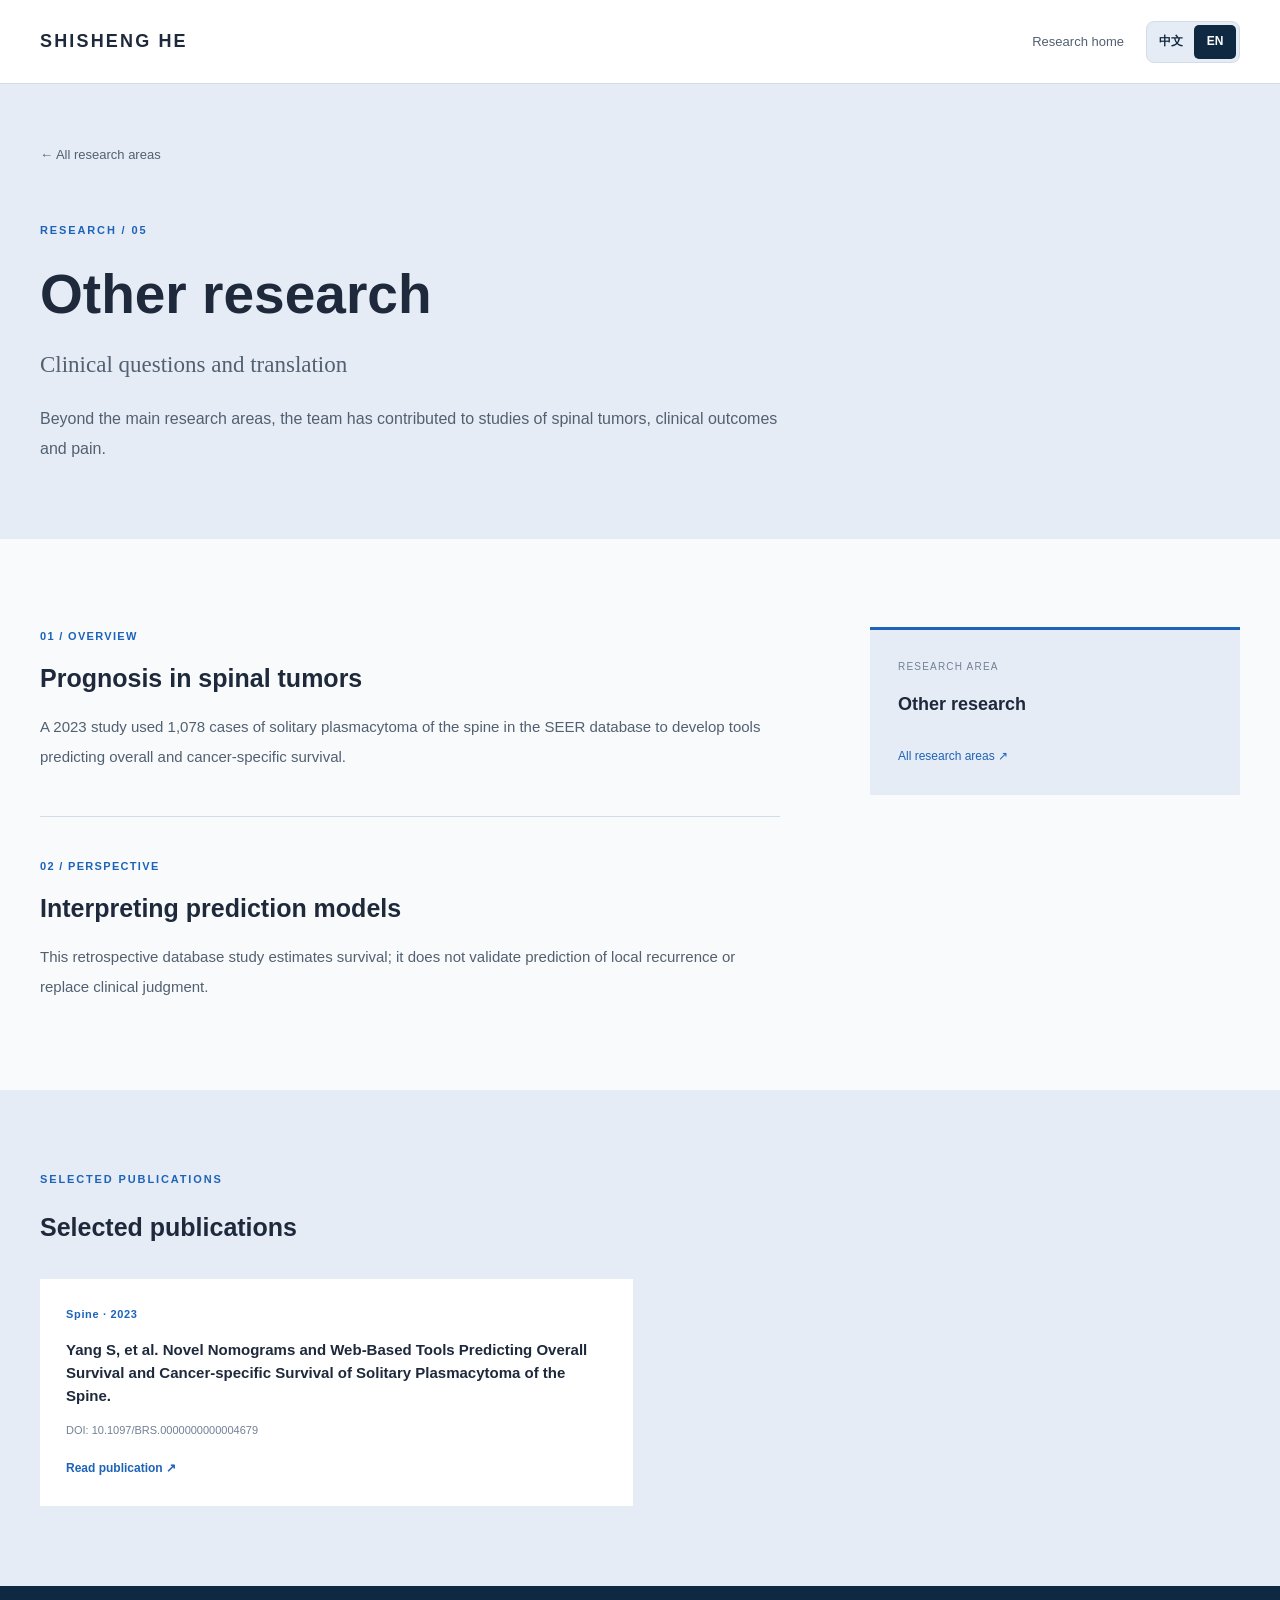
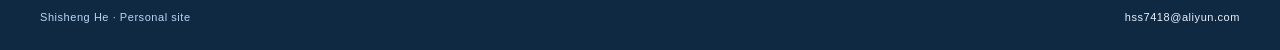
<file: en/research/other.html>
<!doctype html><html lang="en"><head><meta charset="utf-8"><meta name="viewport" content="width=device-width, initial-scale=1"><meta name="theme-color" content="#0F2942"><meta name="description" content="Other research — Research by Professor Shisheng He"><title>Other research | Shisheng He</title><link rel="stylesheet" href="../../style.css"></head><body class="research-detail"><header class="topbar"><div class="wrap nav"><a class="brand" href="../index.html">SHISHENG HE</a><nav aria-label="Main navigation"><a href="../index.html#research">Research home</a></nav><div class="language-switch" aria-label="Language"><a href="../../research/other.html" lang="zh-CN" hreflang="zh-CN">中文</a><span lang="en" aria-current="page">EN</span></div></div></header><main><section class="detail-hero"><div class="wrap detail-hero-inner"><a class="back-link" href="../index.html#research">← All research areas</a><p class="section-number">RESEARCH / 05</p><h1>Other research</h1><p class="detail-subtitle">Clinical questions and translation</p><p class="detail-intro">Beyond the main research areas, the team has contributed to studies of spinal tumors, clinical outcomes and pain.</p></div></section><section class="detail-body"><div class="wrap detail-layout"><div class="detail-article"><article><p class="detail-kicker">01 / OVERVIEW</p><h2>Prognosis in spinal tumors</h2><p>A 2023 study used 1,078 cases of solitary plasmacytoma of the spine in the SEER database to develop tools predicting overall and cancer-specific survival.</p></article><article><p class="detail-kicker">02 / PERSPECTIVE</p><h2>Interpreting prediction models</h2><p>This retrospective database study estimates survival; it does not validate prediction of local recurrence or replace clinical judgment.</p></article></div><aside class="detail-side"><span>RESEARCH AREA</span><strong>Other research</strong><a href="../index.html#research">All research areas ↗</a></aside></div></section><section class="detail-papers"><div class="wrap"><p class="section-number">SELECTED PUBLICATIONS</p><h2>Selected publications</h2><ul class="paper-list"><li><span class="paper-meta">Spine · 2023</span><h3>Yang S, et al. Novel Nomograms and Web-Based Tools Predicting Overall Survival and Cancer-specific Survival of Solitary Plasmacytoma of the Spine.</h3><p>DOI: 10.1097/BRS.0000000000004679</p><a href="https://pubmed.ncbi.nlm.nih.gov/37036328/" target="_blank" rel="noopener noreferrer">Read publication ↗</a></li></ul></div></section></main><footer><div class="wrap footer-inner"><span>Shisheng He · Personal site</span><span>hss7418@aliyun.com</span></div></footer><script src="../../language-switch.js" defer></script></body></html>
</file>
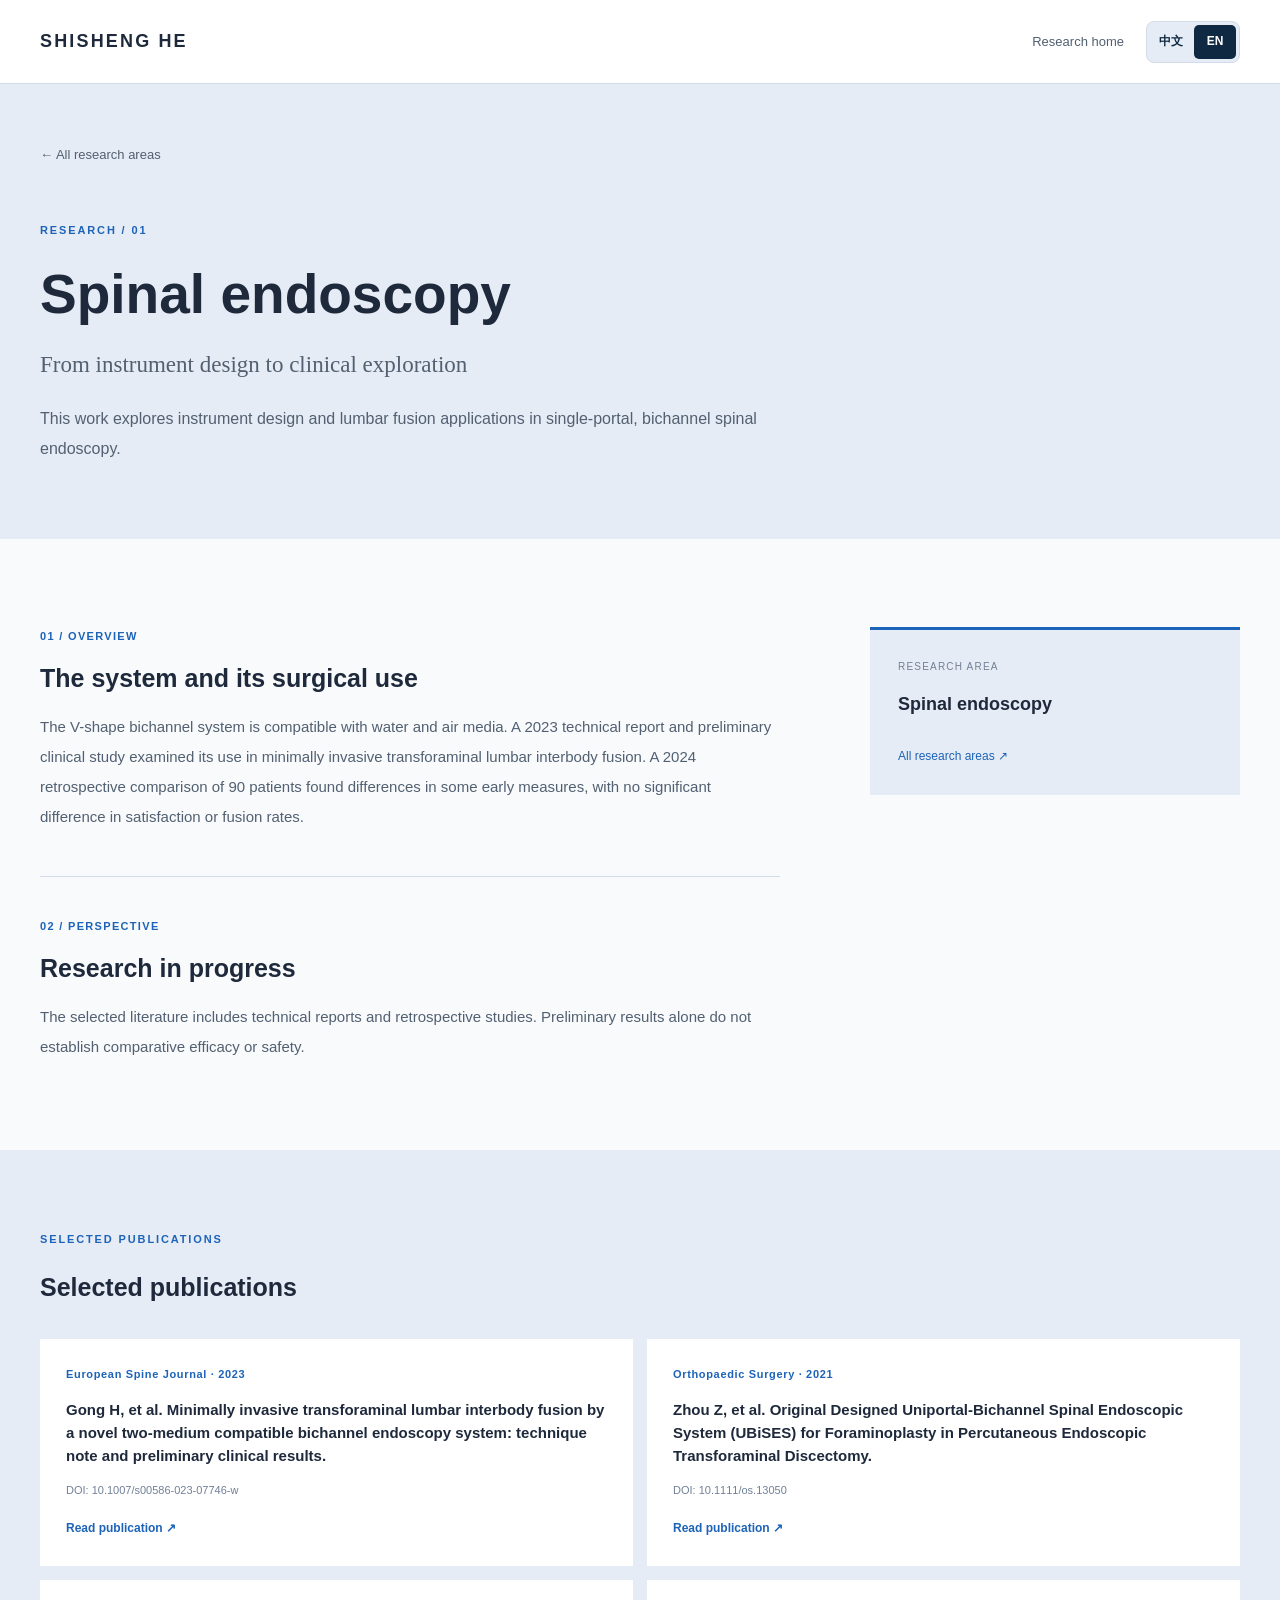
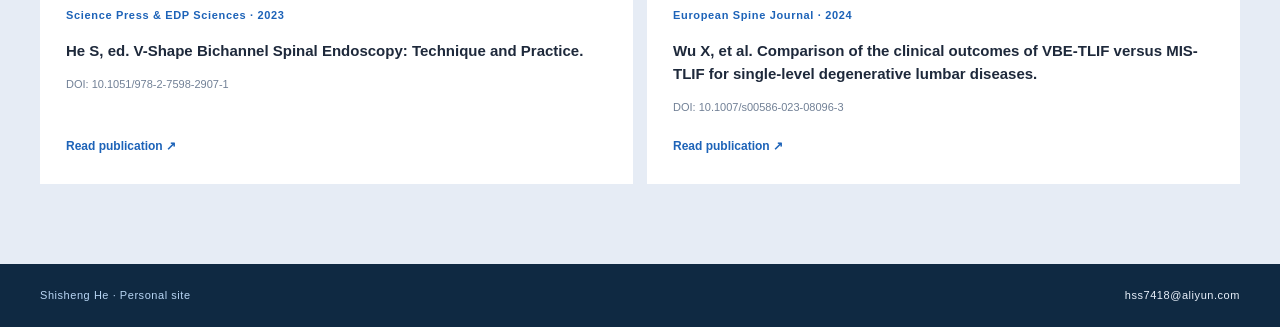
<file: en/research/vbe.html>
<!doctype html><html lang="en"><head><meta charset="utf-8"><meta name="viewport" content="width=device-width, initial-scale=1"><meta name="theme-color" content="#0F2942"><meta name="description" content="Spinal endoscopy — Research by Professor Shisheng He"><title>Spinal endoscopy | Shisheng He</title><link rel="stylesheet" href="../../style.css"></head><body class="research-detail"><header class="topbar"><div class="wrap nav"><a class="brand" href="../index.html">SHISHENG HE</a><nav aria-label="Main navigation"><a href="../index.html#research">Research home</a></nav><div class="language-switch" aria-label="Language"><a href="../../research/vbe.html" lang="zh-CN" hreflang="zh-CN">中文</a><span lang="en" aria-current="page">EN</span></div></div></header><main><section class="detail-hero"><div class="wrap detail-hero-inner"><a class="back-link" href="../index.html#research">← All research areas</a><p class="section-number">RESEARCH / 01</p><h1>Spinal endoscopy</h1><p class="detail-subtitle">From instrument design to clinical exploration</p><p class="detail-intro">This work explores instrument design and lumbar fusion applications in single-portal, bichannel spinal endoscopy.</p></div></section><section class="detail-body"><div class="wrap detail-layout"><div class="detail-article"><article><p class="detail-kicker">01 / OVERVIEW</p><h2>The system and its surgical use</h2><p>The V-shape bichannel system is compatible with water and air media. A 2023 technical report and preliminary clinical study examined its use in minimally invasive transforaminal lumbar interbody fusion. A 2024 retrospective comparison of 90 patients found differences in some early measures, with no significant difference in satisfaction or fusion rates.</p></article><article><p class="detail-kicker">02 / PERSPECTIVE</p><h2>Research in progress</h2><p>The selected literature includes technical reports and retrospective studies. Preliminary results alone do not establish comparative efficacy or safety.</p></article></div><aside class="detail-side"><span>RESEARCH AREA</span><strong>Spinal endoscopy</strong><a href="../index.html#research">All research areas ↗</a></aside></div></section><section class="detail-papers"><div class="wrap"><p class="section-number">SELECTED PUBLICATIONS</p><h2>Selected publications</h2><ul class="paper-list"><li><span class="paper-meta">European Spine Journal · 2023</span><h3>Gong H, et al. Minimally invasive transforaminal lumbar interbody fusion by a novel two-medium compatible bichannel endoscopy system: technique note and preliminary clinical results.</h3><p>DOI: 10.1007/s00586-023-07746-w</p><a href="https://pubmed.ncbi.nlm.nih.gov/37160442/" target="_blank" rel="noopener noreferrer">Read publication ↗</a></li><li><span class="paper-meta">Orthopaedic Surgery · 2021</span><h3>Zhou Z, et al. Original Designed Uniportal-Bichannel Spinal Endoscopic System (UBiSES) for Foraminoplasty in Percutaneous Endoscopic Transforaminal Discectomy.</h3><p>DOI: 10.1111/os.13050</p><a href="https://doi.org/10.1111/os.13050" target="_blank" rel="noopener noreferrer">Read publication ↗</a></li><li><span class="paper-meta">Science Press &amp; EDP Sciences · 2023</span><h3>He S, ed. V-Shape Bichannel Spinal Endoscopy: Technique and Practice.</h3><p>DOI: 10.1051/978-2-7598-2907-1</p><a href="https://doi.org/10.1051/978-2-7598-2907-1" target="_blank" rel="noopener noreferrer">Read publication ↗</a></li><li><span class="paper-meta">European Spine Journal · 2024</span><h3>Wu X, et al. Comparison of the clinical outcomes of VBE-TLIF versus MIS-TLIF for single-level degenerative lumbar diseases.</h3><p>DOI: 10.1007/s00586-023-08096-3</p><a href="https://pubmed.ncbi.nlm.nih.gov/38347273/" target="_blank" rel="noopener noreferrer">Read publication ↗</a></li></ul></div></section></main><footer><div class="wrap footer-inner"><span>Shisheng He · Personal site</span><span>hss7418@aliyun.com</span></div></footer><script src="../../language-switch.js" defer></script></body></html>
</file>
<file: style.css>
:root{--bg-main:#F8FAFC;--bg-panel:#E6ECF5;--primary-dark:#0F2942;--accent-main:#1D63B8;--accent-gold:#B0894C;--text-primary:#1E293B;--text-muted:#526071;--ink:var(--text-primary);--green:var(--primary-dark);--teal:var(--accent-main);--cream:var(--bg-main);--muted:var(--text-muted);--line:#D2DCE9}*{box-sizing:border-box}html{scroll-behavior:smooth}body{margin:0;color:var(--ink);font-family:-apple-system,BlinkMacSystemFont,"PingFang SC","Microsoft YaHei",sans-serif;background:var(--bg-main);line-height:1.8}a{color:inherit;text-decoration:none}a:focus-visible{outline:3px solid #B0894C;outline-offset:4px}.wrap{width:min(1200px,calc(100% - 80px));margin:auto}.skip{position:absolute;top:-100px;left:16px;background:white;padding:8px;z-index:4}.skip:focus{top:10px}.topbar{height:84px;background:#fff}.nav{height:100%;display:flex;align-items:center;justify-content:space-between}.brand{display:flex;align-items:center;gap:12px;font-size:18px;font-weight:700;letter-spacing:.12em}.brand small{font-size:11px;letter-spacing:.08em;color:#718096;margin-left:7px;font-weight:400}.brand-mark{display:grid;place-items:center;width:34px;height:34px;background:var(--green);color:white;font-family:serif;font-size:18px;letter-spacing:0}.nav nav{display:flex;gap:36px;font-size:13px;color:#526071}.nav nav a:hover{color:#1D63B8}.hero{background:var(--cream);overflow:hidden}.hero-grid{display:grid;grid-template-columns:1fr 480px;min-height:574px;align-items:center;gap:70px}.hero-copy{padding:72px 0}.eyebrow,.section-number{font-size:11px;font-weight:700;letter-spacing:.17em;color:#1D63B8;margin:0 0 22px}.eyebrow span{display:inline-block;width:28px;height:1px;background:#1D63B8;vertical-align:middle;margin-right:9px}h1,h2,h3,p{margin-top:0}h1,h2{font-family:"Songti SC","STSong","SimSun",serif}h1{font-size:clamp(52px,6vw,76px);font-weight:600;letter-spacing:.08em;line-height:1.15;margin:0 0 20px}h1 span{font-family:-apple-system,BlinkMacSystemFont,"PingFang SC",sans-serif;font-size:18px;font-weight:400;letter-spacing:.1em;margin-left:18px;color:#526071}.credentials{font-size:15px;letter-spacing:.1em;color:#526071}.hero-rule,.short-line{width:48px;height:2px;background:#B0894C;margin:30px 0}.hero-intro{font-family:"Songti SC","STSong",serif;font-size:24px;line-height:1.55;margin:0 0 12px}.hero-desc{color:#526071;font-size:14px;max-width:450px}.hero-actions{display:flex;gap:32px;align-items:center;margin-top:34px}.button,.outline-button{display:inline-flex;gap:35px;align-items:center;justify-content:space-between;font-size:13px;font-weight:600;letter-spacing:.05em}.primary{background:var(--green);color:white;padding:14px 20px}.primary:hover{background:#1D63B8}.text-button{border-bottom:1px solid #D2DCE9;padding:10px 0}.hero-visual{height:100%;position:relative;display:flex;align-items:flex-end;justify-content:center;padding:48px 35px 0}.hero-visual:before{content:"";position:absolute;background:#E6ECF5;inset:0 27px 0 0}.portrait-frame{position:relative;width:100%;height:500px;overflow:hidden;background:#aaa}.portrait-frame img{width:100%;height:100%;object-fit:cover;object-position:center 14%}.portrait-label{position:absolute;bottom:0;left:0;background:white;padding:16px 25px;min-width:230px;box-shadow:0 4px 20px #0000000a}.portrait-label span,.portrait-label strong{display:block}.portrait-label span{font-size:9px;letter-spacing:.16em;color:#718096}.portrait-label strong{font-size:13px;font-weight:500}.vertical-text{position:absolute;right:1px;top:60px;writing-mode:vertical-rl;font-size:9px;letter-spacing:.2em;color:#718096}.identity-strip{background:var(--green);color:#fff}.strip-grid{display:grid;grid-template-columns:1.4fr 1fr 1.25fr;padding:30px 0}.strip-grid>div{padding:0 34px;border-left:1px solid #ffffff30}.strip-grid>div:first-child{padding-left:0;border:0}.strip-grid span,.strip-grid strong{display:block}.strip-grid span{font-size:11px;color:#B8D5F4;margin-bottom:8px;letter-spacing:.12em}.strip-grid strong{font-size:13px;font-weight:400;line-height:1.8}.section{padding:120px 0;scroll-margin-top:25px}.split{display:grid;grid-template-columns:1fr 1.45fr;gap:80px}.section h2{font-size:38px;line-height:1.4;letter-spacing:.04em;margin-bottom:20px}.section h2 span{display:block;font-size:24px;font-weight:400;color:#718096;margin-top:5px}.section-content>p:not(.lead):not(.source-note){font-size:15px;color:#526071}.lead{font-size:21px;color:#1E293B;line-height:1.8;margin-bottom:24px}.stat-row{display:grid;grid-template-columns:repeat(3,1fr);gap:20px;margin-top:42px;padding-top:28px;border-top:1px solid var(--line)}.stat-row strong{font-family:Georgia,serif;color:#1D63B8;font-size:34px;font-weight:400;line-height:1.2}.stat-row strong span{font-family:sans-serif;font-size:13px;margin-left:3px}.stat-row small{display:block;color:#718096;font-size:11px;margin-top:10px}.source-note,.roles-note{font-size:11px;color:#718096;margin:20px 0 0}.clinical{background:#F8FAFC}.section-head{display:flex;align-items:end;justify-content:space-between;gap:40px;margin-bottom:48px}.section-head h2{margin-bottom:0}.section-head>p{max-width:340px;font-size:14px;color:#526071;margin:0 0 8px}.clinical-grid{display:grid;grid-template-columns:repeat(4,1fr);gap:14px}.clinical-grid article{background:white;padding:28px 26px 32px;min-height:245px;position:relative}.card-num{position:absolute;right:24px;top:25px;color:#D2DCE9;font-family:Georgia,serif;font-size:12px}.card-icon{height:45px;width:45px;display:grid;place-items:center;border:1px solid #D2DCE9;color:#1D63B8;font-family:serif;font-size:21px;margin-bottom:25px}.clinical-grid h3,.research-list h3{font-size:16px;font-weight:600;margin-bottom:12px}.clinical-grid p{font-size:13px;color:#526071;line-height:1.9;margin:0}.research{background:#0F2942;color:white}.research-grid{display:grid;grid-template-columns:1fr 1fr;gap:110px}.section-number.light{color:#B8D5F4}.research h2,.closing h2{font-size:44px;line-height:1.5;font-weight:500;letter-spacing:.04em}.research-intro{max-width:380px;color:#E8F0FA;font-size:14px;line-height:2}.outline-button{color:inherit;border:1px solid #B8D5F4;padding:13px 18px;margin-top:25px}.outline-button:hover{background:#fff;color:var(--green)}.research-list article{display:flex;gap:27px;padding:23px 0;border-bottom:1px solid #ffffff2b}.research-list article:first-child{padding-top:0}.research-list article>span{color:#B8D5F4;font-family:Georgia,serif;font-size:12px;padding-top:4px}.research-list h3{margin-bottom:8px}.research-list p{color:#E8F0FA;font-size:13px;line-height:1.9;margin:0}.scholar-grid{display:grid;grid-template-columns:1.15fr 1fr;gap:95px}.subhead{font-size:17px;margin:0 0 25px}.subhead span{font-family:Georgia,serif;font-size:9px;color:#718096;letter-spacing:.1em;font-weight:400;margin-left:10px}.book{display:flex;gap:24px;padding:16px 0;border-top:1px solid var(--line)}.book>span{font:14px Georgia,serif;color:#1D63B8;min-width:42px;padding-top:3px}.book strong,.book small{display:block}.book strong{font-size:14px;font-weight:500}.book small{font-size:11px;color:#718096}.roles{background:#E6ECF5;padding:34px}.roles ul{padding:0;list-style:none;margin:0}.roles li{font-size:13px;padding:10px 0;border-bottom:1px solid #D2DCE9;color:#526071}.roles li:before{content:"—";color:#B8D5F4;margin-right:10px}.closing{background:#E6ECF5;padding:80px 0}.closing-inner{display:flex;justify-content:space-between;align-items:end}.closing h2{font-size:35px;color:#0F2942;margin-bottom:0}.closing .section-number{color:#598d80}.closing .outline-button{color:#0F2942;border-color:#D2DCE9}footer{background:#0F2942;color:#B8D5F4}.footer-inner{display:flex;justify-content:space-between;font-size:11px;letter-spacing:.05em;padding:22px 0}@media(max-width:900px){.wrap{width:min(100% - 48px,1200px)}.hero-grid{grid-template-columns:1fr 40%;gap:25px;min-height:500px}.hero-visual{padding:35px 15px 0}.portrait-frame{height:420px}.portrait-label{left:0;min-width:180px}.vertical-text{display:none}.clinical-grid{grid-template-columns:repeat(2,1fr)}.research-grid{gap:50px}.scholar-grid{gap:40px}}@media(max-width:650px){.wrap{width:calc(100% - 40px)}.topbar{height:auto}.nav{min-height:68px;display:block;padding:15px 0}.brand{font-size:16px}.brand-mark{width:30px;height:30px}.nav nav{gap:21px;overflow:auto;white-space:nowrap;padding:13px 0 1px;font-size:12px}.hero-grid{display:flex;flex-direction:column;gap:0;align-items:stretch}.hero-copy{padding:55px 0 40px}.hero h1{font-size:54px}.hero-intro{font-size:21px}.hero-visual{height:390px;padding:0 20px 0 10px}.hero-visual:before{inset:0 0 0 10px}.portrait-frame{height:100%;width:min(100%,340px)}.portrait-label{left:0;padding:10px 18px}.strip-grid{grid-template-columns:1fr;gap:15px;padding:25px 0}.strip-grid>div{padding:0!important;border:0;display:grid;grid-template-columns:75px 1fr}.strip-grid span{margin:2px 0}.section{padding:75px 0}.split,.research-grid,.scholar-grid{grid-template-columns:1fr;gap:32px}.section h2{font-size:32px}.section h2 span{font-size:21px}.section-head{display:block;margin-bottom:32px}.section-head>p{margin-top:20px}.clinical-grid{gap:10px}.clinical-grid article{padding:20px 17px;min-height:225px}.clinical-grid p{font-size:12px}.clinical-grid h3{font-size:14px}.stat-row{gap:8px}.stat-row strong{font-size:25px}.stat-row strong span{font-size:11px}.stat-row small{font-size:10px}.research h2{font-size:36px}.roles{padding:24px}.closing{padding:60px 0}.closing-inner{display:block}.closing h2{font-size:29px}.footer-inner{display:block}.footer-inner span{display:block}}
@media(prefers-reduced-motion:reduce){html{scroll-behavior:auto}}

/* 调整首页职务与研究方向的字号。 */
.strip-grid>div:nth-child(-n+2) strong{font-size:12px}

/* 临床方向：标题与卡片共用同一网格。 */
.clinical{background:#F8FAFC;color:#0F2942}
.clinical .section-number{color:#1D63B8}
.clinical-head{display:grid;grid-template-columns:repeat(4,minmax(0,1fr));column-gap:14px;align-items:end}
.clinical-head>div{grid-column:1}
.clinical-head h2{font-family:-apple-system,BlinkMacSystemFont,"PingFang SC","Microsoft YaHei",sans-serif;font-weight:700;letter-spacing:.02em;font-size:36px;line-height:1.2}
.clinical-head>p{grid-column:2 / -1;max-width:480px;margin:0;color:#526071;line-height:1.6}
.clinical-grid article{min-height:0;padding:26px 24px 24px;display:flex;flex-direction:column;border:1px solid #D2DCE9}
.clinical-grid .card-num{position:static;font:600 12px/1 Georgia,serif;letter-spacing:.08em;color:#1D63B8;margin-bottom:30px}
.clinical-grid h3{color:#0F2942;font-size:16px;line-height:1.4;margin-bottom:10px}
.clinical-grid p{color:#526071;font-size:13px;line-height:1.7;margin:0 0 22px}
.pill-list{display:flex;flex-wrap:wrap;gap:7px;list-style:none;margin:auto 0 0;padding:0}
.pill-list li{font-size:11px;line-height:1.35;color:#526071;background:#E6ECF5;border-radius:999px;padding:5px 9px}
@media(max-width:900px){.clinical-head{grid-template-columns:repeat(2,minmax(0,1fr))}.clinical-head>p{grid-column:2}.clinical-grid article{padding:23px 21px}.clinical-grid .card-num{margin-bottom:24px}}
@media(max-width:650px){.clinical-head{display:block}.clinical-head h2{font-size:30px}.clinical-head>p{margin-top:18px}.clinical-grid article{padding:20px 16px}.clinical-grid .card-num{margin-bottom:20px}.clinical-grid p{font-size:12px;margin-bottom:18px}.pill-list{gap:6px}.pill-list li{font-size:11px;padding:4px 7px}}
/* 中英文静态页面共用的语言切换入口。 */
.nav{gap:22px}.nav nav{margin-left:auto;min-width:0}.language-switch{display:flex;align-items:center;gap:7px;white-space:nowrap;color:#718096;font-size:12px}.language-switch [aria-current="page"]{color:#0F2942;font-weight:700}.language-switch a:hover{color:#1D63B8}
html[lang="en"] h1{font-family:Georgia,serif;font-size:clamp(42px,5.2vw,65px);letter-spacing:-.025em}html[lang="en"] h1 span{margin-left:12px}html[lang="en"] .hero-intro{font-family:Georgia,serif;font-size:23px}html[lang="en"] .section h2,html[lang="en"] .closing h2{letter-spacing:0}html[lang="en"] .book strong span{display:block;color:#718096;font-size:11px;font-weight:400}html[lang="en"] .stat-row strong{font-size:30px}
@media(max-width:900px){html[lang="en"] .nav nav{gap:18px;font-size:12px}html[lang="en"] .brand small{display:none}html[lang="en"] .research-grid{gap:36px}html[lang="en"] .research h2{font-size:36px}}
@media(max-width:650px){.nav{position:relative}.language-switch{position:absolute;right:0;top:20px}.nav nav{margin-left:0;padding-right:0}html[lang="en"] h1{font-size:46px}html[lang="en"] h1 span{font-size:15px}html[lang="en"] .clinical-head h2{font-size:30px}html[lang="en"] .stat-row strong{font-size:24px}html[lang="en"] .strip-grid>div{grid-template-columns:115px 1fr}}

/* 更醒目的中英文切换，当前语言以深色标示。 */
.language-switch{gap:2px;padding:3px;border:1px solid #D2DCE9;border-radius:8px;background:#E6ECF5;color:#0F2942;font-size:12px;font-weight:600;line-height:1.2}
.language-switch a,.language-switch [aria-current="page"]{min-width:42px;min-height:34px;display:grid;place-items:center;padding:7px 9px;border-radius:5px}
.language-switch [aria-current="page"]{background:#0F2942;color:#fff}
.language-switch a{color:#0F2942}
.language-switch a:hover{background:#D8E6F7;color:#0F2942}
@media(max-width:650px){.language-switch{top:11px}.language-switch a,.language-switch [aria-current="page"]{min-height:32px}}
/* Research index and linked publication pages. */
.research-overview-head{display:grid;grid-template-columns:1fr 1fr;gap:60px;align-items:end;margin-bottom:44px}.research-overview-head h2{margin:0;font-size:42px}.research-overview-head>p{max-width:450px;margin:0 0 6px;color:#B8D5F4;font-size:14px;line-height:1.8}.research-card-grid{display:grid;grid-template-columns:repeat(2,minmax(0,1fr));border-top:1px solid #ffffff35}.research-card{display:grid;grid-template-columns:36px 1fr 25px;gap:16px;align-items:start;padding:26px 22px 27px 0;border-bottom:1px solid #ffffff35}.research-card:nth-child(even){padding-left:24px;border-left:1px solid #ffffff35}.research-card-num{font:12px Georgia,serif;letter-spacing:.1em;color:#B8D5F4;padding-top:4px}.research-card h3{font-size:16px;margin:0 0 6px;color:white}.research-card p{font-size:13px;line-height:1.7;color:#B8D5F4;margin:0}.research-arrow{font-size:19px;color:#B8D5F4}.research-card:hover h3,.research-card:hover .research-arrow{color:#B8D5F4}.research-card:hover{background:#ffffff08}.research-detail .topbar{border-bottom:1px solid #D2DCE9}.detail-hero{background:#E6ECF5;padding:56px 0 75px}.detail-hero-inner{max-width:1200px}.back-link{font-size:13px;color:#526071;display:inline-block;margin-bottom:55px}.detail-hero .section-number{margin-bottom:20px}.detail-hero h1{font-family:-apple-system,BlinkMacSystemFont,"PingFang SC","Microsoft YaHei",sans-serif;font-size:clamp(36px,4.3vw,56px);letter-spacing:0;line-height:1.2;margin:0 0 17px}.detail-subtitle{font-family:"Songti SC",serif;font-size:23px;color:#526071;margin-bottom:18px}.detail-intro{font-size:16px;line-height:1.9;color:#526071;max-width:740px;margin:0}.detail-body{padding:88px 0}.detail-layout{display:grid;grid-template-columns:minmax(0,2fr) minmax(200px,1fr);gap:90px}.detail-article article+article{border-top:1px solid #D2DCE9;margin-top:44px;padding-top:40px}.detail-kicker{color:#1D63B8;letter-spacing:.12em;font-size:11px;font-weight:700;margin-bottom:15px}.detail-article h2,.detail-papers h2{font-family:-apple-system,BlinkMacSystemFont,"PingFang SC","Microsoft YaHei",sans-serif;font-size:25px;line-height:1.35;margin:0 0 16px}.detail-article p:not(.detail-kicker){color:#526071;font-size:15px;line-height:2;margin:0}.detail-side{background:#E6ECF5;padding:28px;height:max-content;border-top:3px solid #1D63B8}.detail-side span,.detail-side strong,.detail-side a{display:block}.detail-side span{font-size:10px;letter-spacing:.12em;color:#718096}.detail-side strong{font-size:18px;margin:12px 0 25px}.detail-side a{font-size:12px;color:#1D63B8}.detail-papers{background:#E6ECF5;padding:80px 0}.paper-list{list-style:none;padding:0;margin:34px 0 0;display:grid;grid-template-columns:repeat(2,minmax(0,1fr));gap:14px}.paper-list li{background:#fff;padding:26px;display:flex;flex-direction:column;min-width:0}.paper-meta{font-size:11px;font-weight:700;letter-spacing:.06em;color:#1D63B8}.paper-list h3{font-size:15px;line-height:1.55;margin:13px 0;color:#1E293B}.paper-list p{font-size:11px;overflow-wrap:anywhere;color:#718096;margin:0 0 18px}.paper-list a{margin-top:auto;font-size:12px;font-weight:700;color:#1D63B8}.paper-list a:hover{text-decoration:underline}html[lang="en"] .research-detail h1{font-family:-apple-system,BlinkMacSystemFont,sans-serif;font-size:clamp(36px,4.3vw,56px);letter-spacing:0}html[lang="en"] .detail-subtitle{font-family:Georgia,serif}
@media(max-width:700px){.research-overview-head{grid-template-columns:1fr;gap:12px}.research-overview-head h2{font-size:34px}.research-card-grid{grid-template-columns:1fr}.research-card:nth-child(even){padding-left:0;border-left:0}.detail-hero{padding:38px 0 55px}.back-link{margin-bottom:38px}.detail-body{padding:60px 0}.detail-layout{grid-template-columns:1fr;gap:40px}.detail-papers{padding:60px 0}.paper-list{grid-template-columns:1fr}.detail-hero h1,html[lang="en"] .research-detail h1{font-size:36px}}
/* Research topics open in place, with native keyboard-accessible details. */
.research-accordion{border-top:1px solid #ffffff40}.research-toggle{border-bottom:1px solid #ffffff40}.research-toggle summary{list-style:none;display:grid;grid-template-columns:44px minmax(0,1fr) 32px;gap:20px;align-items:center;padding:25px 4px;cursor:pointer}.research-toggle summary::-webkit-details-marker{display:none}.research-toggle summary:focus-visible{outline:2px solid #B8D5F4;outline-offset:3px}.research-toggle summary:hover .toggle-heading strong{color:#B8D5F4}.toggle-number{align-self:start;padding-top:4px;color:#B8D5F4;letter-spacing:.1em;font:13px Georgia,serif}.toggle-heading strong,.toggle-heading>span{display:block}.toggle-heading strong{font-size:17px;line-height:1.5;color:#fff;transition:color .15s}.toggle-heading>span{margin-top:4px;color:#B8D5F4;font-size:13px;line-height:1.6}.toggle-icon{height:30px;width:30px;border:1px solid #B8D5F4;border-radius:50%;position:relative}.toggle-icon:before,.toggle-icon:after{content:"";position:absolute;background:#B8D5F4;top:14px;left:9px;width:10px;height:1px}.toggle-icon:after{transform:rotate(90deg)}.research-toggle[open] .toggle-icon:after{transform:rotate(0)}.research-toggle[open] summary{padding-bottom:19px}.toggle-content{padding:0 50px 38px 64px;color:#E8F0FA}.toggle-lead{max-width:900px;color:#E8F0FA;font-size:15px;line-height:1.9;margin:0 0 27px}.toggle-sections{display:grid;grid-template-columns:repeat(2,minmax(0,1fr));gap:32px;padding:24px 0;border-top:1px solid #ffffff29}.toggle-kicker{font-size:10px;color:#B8D5F4;letter-spacing:.12em;font-weight:700;margin:0 0 11px}.toggle-sections h3{font-size:15px;line-height:1.5;margin:0 0 9px;color:#fff}.toggle-sections article>p:not(.toggle-kicker){color:#E8F0FA;font-size:13px;line-height:1.9;margin:0}.toggle-publications{border-top:1px solid #ffffff29;padding-top:22px}.accordion-papers{list-style:none;margin:0;padding:0;display:grid;grid-template-columns:repeat(2,minmax(0,1fr));gap:10px}.accordion-papers li{border:1px solid #ffffff26;background:#ffffff08;padding:16px 18px;min-width:0}.accordion-paper-meta{display:block;color:#B8D5F4;font-size:10px;font-weight:700;letter-spacing:.04em}.accordion-papers h3{font-size:12px;line-height:1.55;color:#E8F0FA;margin:8px 0;font-weight:500;overflow-wrap:anywhere}.accordion-papers p{font-size:10px;color:#B8D5F4;overflow-wrap:anywhere;margin:0 0 10px}.accordion-papers a{font-size:11px;font-weight:700;color:#B8D5F4}.accordion-papers a:hover{text-decoration:underline}@media(max-width:650px){.research-toggle summary{grid-template-columns:27px minmax(0,1fr) 30px;gap:12px;padding:21px 0}.toggle-heading strong{font-size:15px}.toggle-heading>span{font-size:12px}.toggle-content{padding:0 0 30px 39px}.toggle-lead{font-size:14px}.toggle-sections,.accordion-papers{grid-template-columns:1fr}.toggle-sections{gap:23px}}
.toggle-intro h3{color:#fff;font-size:20px;line-height:1.45;margin:0 0 7px}.toggle-subtitle{color:#B8D5F4;font-size:13px;line-height:1.65;margin:0 0 18px}.toggle-sections article>p:not(.toggle-kicker){overflow-wrap:anywhere}@media(max-width:650px){.toggle-intro h3{font-size:17px}}
.hero-email{display:inline-flex;align-items:center;gap:20px;color:#1D63B8;font-size:13px;font-weight:600;letter-spacing:.03em}.hero-email:hover{text-decoration:underline}footer a{color:#E8F0FA}footer a:hover{text-decoration:underline}@media(max-width:650px){.hero-actions{flex-wrap:wrap;gap:16px 28px}footer a{display:inline-block;margin-top:5px}}
/* Contact address is displayed as text. */
.hero-email{color:#1D63B8;font-weight:600;user-select:text}.hero-email:hover{text-decoration:none}footer .footer-inner>span:last-child{color:#E8F0FA}
.portrait-label .portrait-email{margin-top:6px;font-family:-apple-system,BlinkMacSystemFont,"PingFang SC",sans-serif;font-size:12px;letter-spacing:0;line-height:1.45;color:#1D63B8;user-select:text}.credentials{line-height:1.7}html[lang="en"] .credentials{letter-spacing:.035em;font-size:13px}
.about-figure{margin:36px 0 0;max-width:340px}.about-figure img{display:block;width:100%;max-height:360px;object-fit:contain;background:var(--bg-panel)}.about-figure figcaption{margin-top:12px;color:var(--text-muted);font-size:12px;line-height:1.7;letter-spacing:.02em}@media(max-width:650px){.about-figure{margin-top:25px;max-width:360px}.about-figure img{max-height:320px}}
/* Fade the image edges into the page background. */
.about-figure img{width:auto;max-width:100%;height:auto;background:transparent;-webkit-mask-image:linear-gradient(to right,transparent,#000 9%,#000 91%,transparent),linear-gradient(to bottom,transparent,#000 7%,#000 91%,transparent);-webkit-mask-composite:source-in;mask-image:linear-gradient(to right,transparent,#000 9%,#000 91%,transparent),linear-gradient(to bottom,transparent,#000 7%,#000 91%,transparent);mask-composite:intersect}
/* Align the figure with the beginning of the About copy. */
.about .split{grid-template-areas:"heading empty" "figure content";grid-template-rows:auto auto;row-gap:32px;align-items:start}.about .section-aside{display:contents}.about-heading{grid-area:heading}.about-heading .short-line{margin-bottom:0}.about-figure{grid-area:figure;margin:0}.about .section-content{grid-area:content}@media(max-width:650px){.about .split{grid-template-areas:"heading" "figure" "content";grid-template-columns:1fr;row-gap:24px}.about-figure{margin:0}}
@media(min-width:651px){.about{padding-top:65px}}
/* Align the roles heading and wrapped lines with the first character of each role. */
.roles .subhead{padding-left:1.4em}.roles li{position:relative;padding-left:1.4em}.roles li:before{position:absolute;left:0;margin:0}
.roles .subhead,.roles li{padding-left:18px}
.roles .subhead{font-size:16px}.roles .subhead span{font-size:8px;margin-left:5px;white-space:nowrap}
/* Align both scholarship column headings at desktop widths. */
@media(min-width:651px){.scholar-grid>div:first-child{padding-top:34px}}
/* Match the two scholarship columns in alignment and visual treatment. */
.scholar-grid>div:first-child{padding-top:0}.scholar-grid .roles{background:transparent;padding:0}.roles .subhead{padding-left:0}.roles li{padding-left:0}.roles li:before{left:-18px}
.roles li:first-child{border-top:1px solid var(--line);padding-top:16px}
</file>
